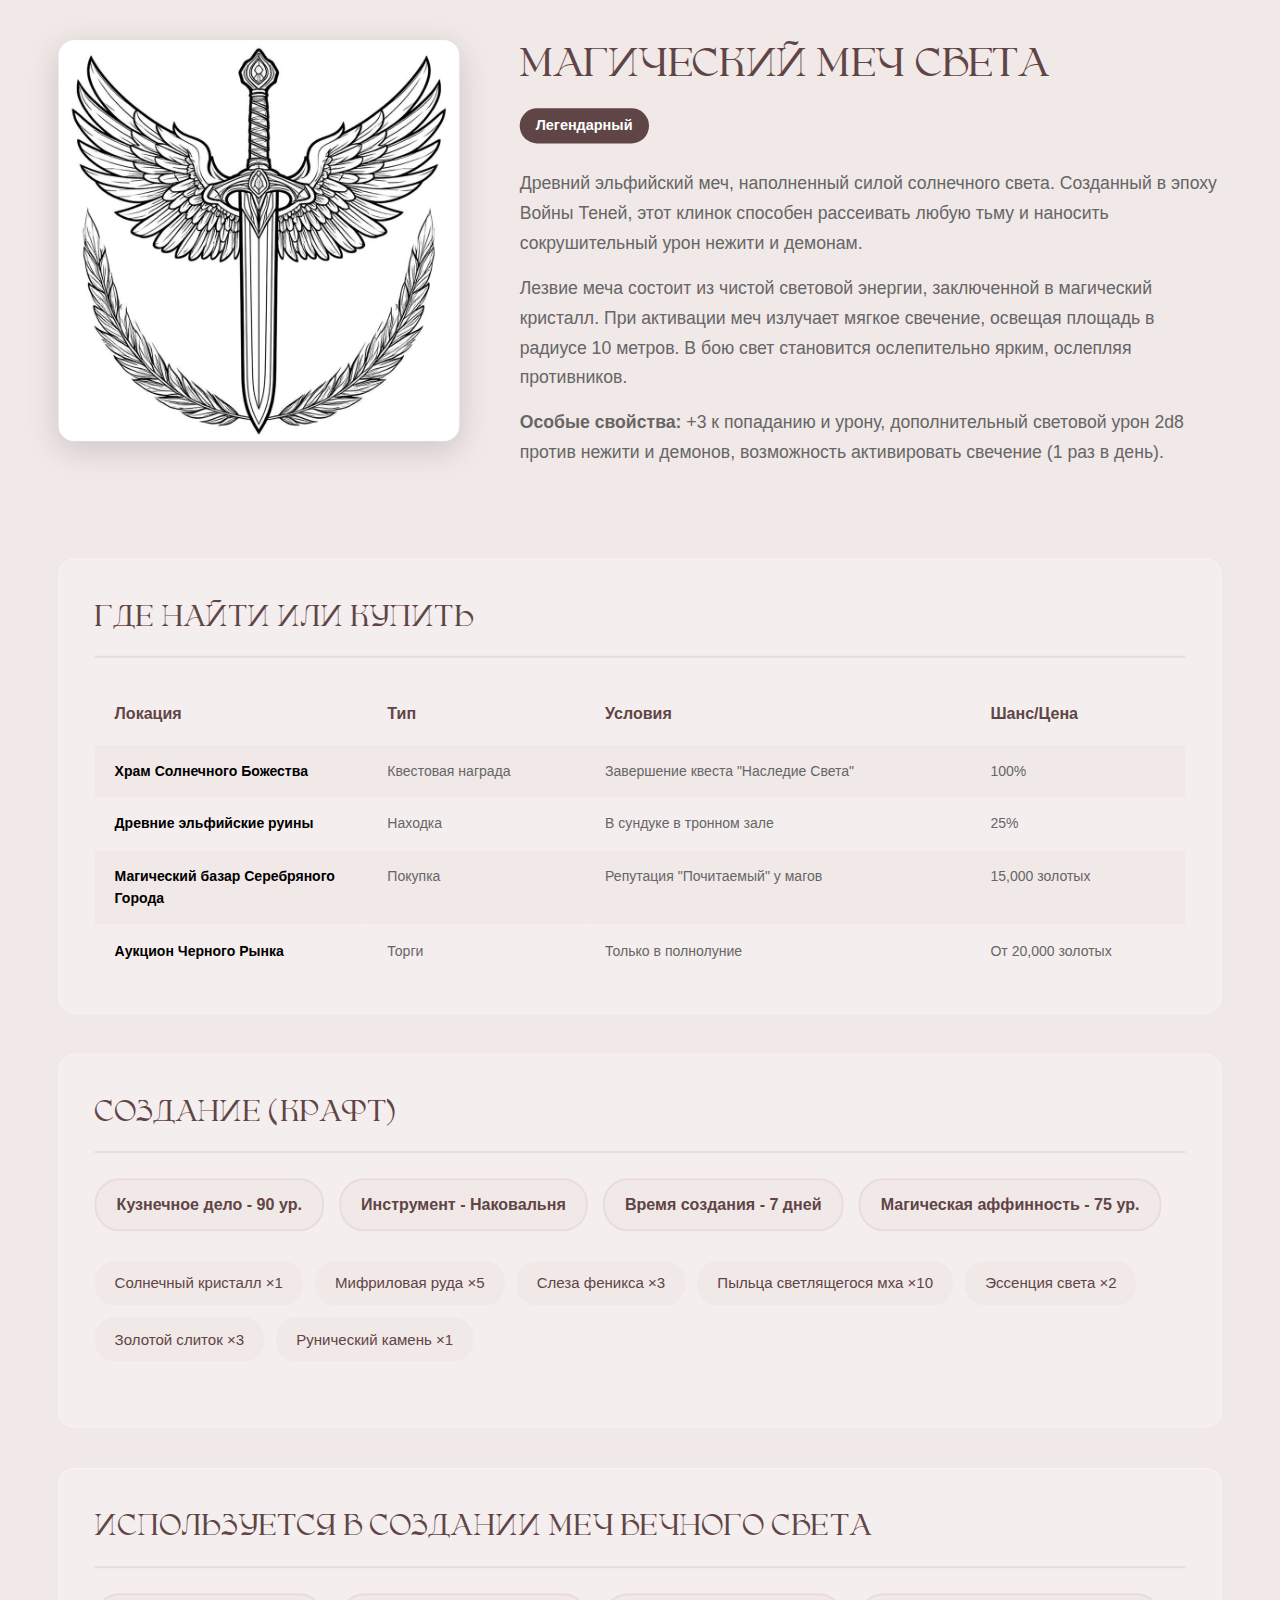
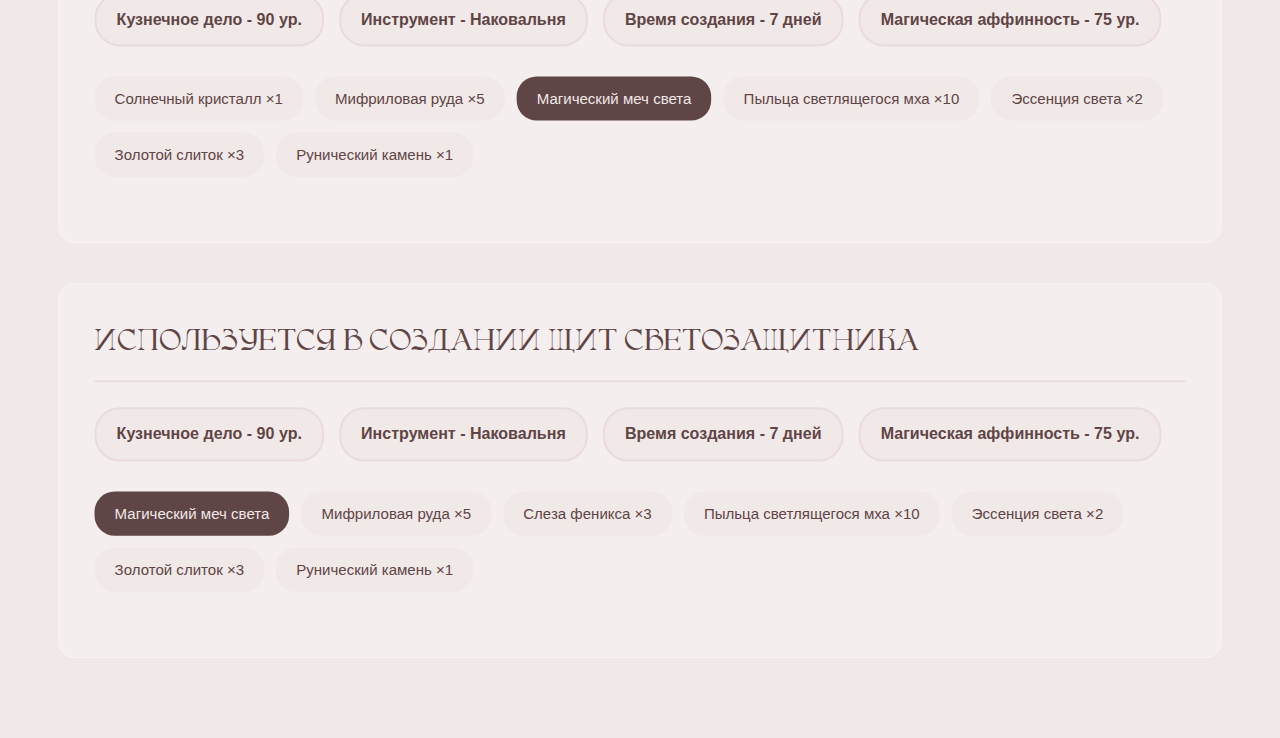
<file: тт (1)/тт/item.html>
<!DOCTYPE html>
<html lang="ru">
<head>
    <meta charset="UTF-8">
    <meta name="viewport" content="width=device-width, initial-scale=1.0">
    <title>Магический меч света - tut_008</title>
    <link rel="stylesheet" href="styleitem.css">
</head>
<body> 
    <div class="tut_008_container scale-container">
                <!-- Основной контент -->
        <section class="tut_008_hero">
            <img src="img/item.png" 
                 alt="Магический меч света" class="tut_008_item_image">
            
            <div class="tut_008_item_content">
                <h1 class="tut_008_item_title">Магический меч света</h1>
                <div class="tut_008_item_rarity">Легендарный</div>
                <div class="tut_008_item_description">
                    <p>Древний эльфийский меч, наполненный силой солнечного света. Созданный в эпоху Войны Теней, этот клинок способен рассеивать любую тьму и наносить сокрушительный урон нежити и демонам.</p>
                    <p>Лезвие меча состоит из чистой световой энергии, заключенной в магический кристалл. При активации меч излучает мягкое свечение, освещая площадь в радиусе 10 метров. В бою свет становится ослепительно ярким, ослепляя противников.</p>
                    <p><strong>Особые свойства:</strong> +3 к попаданию и урону, дополнительный световой урон 2d8 против нежити и демонов, возможность активировать свечение (1 раз в день).</p>
                </div>
            </div>
        </section>

        <!-- Где найти/купить -->
        <section class="tut_008_section">
            <h2 class="tut_008_section_title">Где найти или купить</h2>
            <table class="tut_008_table">
                <tr>
                    <th>Локация</th>
                    <th>Тип</th>
                    <th>Условия</th>
                    <th>Шанс/Цена</th>
                </tr>
                <tr>
                    <td>Храм Солнечного Божества</td>
                    <td>Квестовая награда</td>
                    <td>Завершение квеста "Наследие Света"</td>
                    <td>100%</td>
                </tr>
                <tr>
                    <td>Древние эльфийские руины</td>
                    <td>Находка</td>
                    <td>В сундуке в тронном зале</td>
                    <td>25%</td>
                </tr>
                <tr>
                    <td>Магический базар Серебряного Города</td>
                    <td>Покупка</td>
                    <td>Репутация "Почитаемый" у магов</td>
                    <td>15,000 золотых</td>
                </tr>
                <tr>
                    <td>Аукцион Черного Рынка</td>
                    <td>Торги</td>
                    <td>Только в полнолуние</td>
                    <td>От 20,000 золотых</td>
                </tr>
            </table>
        </section>

        <!-- Крафт -->
        <section class="tut_008_section">
            <h2 class="tut_008_section_title">Создание (крафт)</h2>
            
            <!-- Плашки требований -->
            <div class="tut_008_requirements">
                <div class="tut_008_requirement_badge">Кузнечное дело - 90 ур.</div>
                <div class="tut_008_requirement_badge">Инструмент - Наковальня</div>
                <div class="tut_008_requirement_badge">Время создания - 7 дней</div>
                <div class="tut_008_requirement_badge">Магическая аффинность - 75 ур.</div>
            </div>

            <!-- Ингредиенты в виде табов -->
            <div class="tut_008_ingredients">
                <div class="tut_008_ingredient_tab">Солнечный кристалл ×1</div>
                <div class="tut_008_ingredient_tab">Мифриловая руда ×5</div>
                <div class="tut_008_ingredient_tab">Слеза феникса ×3</div>
                <div class="tut_008_ingredient_tab">Пыльца светлящегося мха ×10</div>
                <div class="tut_008_ingredient_tab">Эссенция света ×2</div>
                <div class="tut_008_ingredient_tab">Золотой слиток ×3</div>
                <div class="tut_008_ingredient_tab">Рунический камень ×1</div>
            </div>
        </section>

        <!-- Где используется -->
        <!-- <section class="tut_008_section">
            <h2 class="tut_008_section_title">Используется в создании</h2>
            
            <div class="tut_008_usage_list">
                <div class="tut_008_usage_item">Меч Вечного Света</div>
                <div class="tut_008_usage_item">Щит Светозащитника</div>
                <div class="tut_008_usage_item">Доспех Лученосца</div>
                <div class="tut_008_usage_item">Корона Солнечного Владыки</div>
                <div class="tut_008_usage_item">Посох Утренней Зари</div>
                <div class="tut_008_usage_item">Плащ Рассеивателя Тьмы</div>
            </div>
        </section> -->

        <section class="tut_008_section">
            <h2 class="tut_008_section_title">Используется в создании Меч Вечного Света</h2>
            
            <!-- Плашки требований -->
            <div class="tut_008_requirements">
                <div class="tut_008_requirement_badge">Кузнечное дело - 90 ур.</div>
                <div class="tut_008_requirement_badge">Инструмент - Наковальня</div>
                <div class="tut_008_requirement_badge">Время создания - 7 дней</div>
                <div class="tut_008_requirement_badge">Магическая аффинность - 75 ур.</div>
            </div>

            <!-- Ингредиенты в виде табов -->
            <div class="tut_008_ingredients">
                <div class="tut_008_ingredient_tab">Солнечный кристалл ×1</div>
                <div class="tut_008_ingredient_tab">Мифриловая руда ×5</div>
                <div class="tut_008_ingredient_tab tut_008_using_item">Магический меч света</div>
                <div class="tut_008_ingredient_tab">Пыльца светлящегося мха ×10</div>
                <div class="tut_008_ingredient_tab">Эссенция света ×2</div>
                <div class="tut_008_ingredient_tab">Золотой слиток ×3</div>
                <div class="tut_008_ingredient_tab">Рунический камень ×1</div>
            </div>
        </section>
        <section class="tut_008_section">
            <h2 class="tut_008_section_title">Используется в создании Щит Светозащитника</h2>
            
            <!-- Плашки требований -->
            <div class="tut_008_requirements">
                <div class="tut_008_requirement_badge">Кузнечное дело - 90 ур.</div>
                <div class="tut_008_requirement_badge">Инструмент - Наковальня</div>
                <div class="tut_008_requirement_badge">Время создания - 7 дней</div>
                <div class="tut_008_requirement_badge">Магическая аффинность - 75 ур.</div>
            </div>

            <!-- Ингредиенты в виде табов -->
            <div class="tut_008_ingredients">
                <div class="tut_008_ingredient_tab tut_008_using_item">Магический меч света</div>
                <div class="tut_008_ingredient_tab">Мифриловая руда ×5</div>
                <div class="tut_008_ingredient_tab">Слеза феникса ×3</div>
                <div class="tut_008_ingredient_tab">Пыльца светлящегося мха ×10</div>
                <div class="tut_008_ingredient_tab">Эссенция света ×2</div>
                <div class="tut_008_ingredient_tab">Золотой слиток ×3</div>
                <div class="tut_008_ingredient_tab">Рунический камень ×1</div>
            </div>
        </section>
    </div>

     <script>
        // Простой скрипт для плавного появления элементов при скролле
        document.addEventListener('DOMContentLoaded', function() {
            const cards = document.querySelectorAll('.appearance-effect');
            
            const observer = new IntersectionObserver((entries) => {
                entries.forEach(entry => {
                    if (entry.isIntersecting) {
                        entry.target.style.opacity = 1;
                        entry.target.style.transform = 'translateY(0)';
                    }
                });
            }, { threshold: 0.1 });
            
            cards.forEach(card => {
                card.style.opacity = 0;
                card.style.transform = 'translateY(20px)';
                card.style.transition = 'opacity 0.5s ease, transform 0.5s ease';
                observer.observe(card);
            });
        });


(function() {
    // Конфигурация
    const config = {
        minWidth: 400,           // Минимальная ширина экрана
        maxWidth: 5000,          // Максимальная ширина экрана  
        baseWidth: 1200,         // Базовая ширина контента
        scaleCorrection: 0.94,   // Поправка масштаба
        resizeDelay: 250,        // Задержка при ресайзе
        scaleMode: 'transform',  // 'transform' или 'zoom'
        
        // Селекторы блоков для масштабирования
        targetSelector: '.scale-container',
        
        // Селекторы блоков для исключения
        excludeSelectors: [
            '.no-scale',
            '[data-no-scale]'
        ]
    };

    class AutoScaler {
        constructor(config) {
            this.config = config;
            this.scaleRatio = 1;
            this.init();
        }

        init() {
            this.applyScaling();
            this.bindEvents();
        }

        // Получение всех блоков для масштабирования
        getTargetBlocks() {
            const blocks = document.querySelectorAll(this.config.targetSelector);
            
            return Array.from(blocks).filter(block => {
                // Проверка на исключения
                return !this.config.excludeSelectors.some(selector => 
                    block.matches(selector) || block.closest(selector)
                );
            });
        }

        // Расчет коэффициента масштабирования
        calculateScaleRatio() {
            const windowWidth = window.innerWidth;
            
            // Если ширина вне диапазона - не масштабируем
            if (windowWidth < this.config.minWidth || windowWidth > this.config.maxWidth) {
                return 1;
            }

            // Расчет масштаба
            return (windowWidth / this.config.baseWidth) * this.config.scaleCorrection;
        }

        // Применение масштабирования к блокам
        applyScaling() {
            this.scaleRatio = this.calculateScaleRatio();
            const blocks = this.getTargetBlocks();

            blocks.forEach(block => {
                if (this.config.scaleMode === 'transform') {
                    this.applyTransformScale(block);
                } else {
                    this.applyZoomScale(block);
                }
            });

            // Сохраняем коэффициент в CSS переменной
            document.documentElement.style.setProperty('--scale-ratio', this.scaleRatio);
        }

        // Масштабирование через transform
        applyTransformScale(block) {
            block.style.transform = `scale(${this.scaleRatio})`;
            block.style.transformOrigin = 'top center';
            block.style.width = `${this.config.baseWidth}px`;
            block.style.margin = '0 auto';
        }

        // Масштабирование через zoom
        applyZoomScale(block) {
            block.style.zoom = this.scaleRatio;
        }

        // Обработка событий
        bindEvents() {
            let resizeTimeout;
            
            window.addEventListener('resize', () => {
                clearTimeout(resizeTimeout);
                resizeTimeout = setTimeout(() => {
                    this.applyScaling();
                }, this.config.resizeDelay);
            });

            // Повторное масштабирование после загрузки шрифтов
            document.fonts?.ready?.then(() => {
                setTimeout(() => this.applyScaling(), 100);
            });

            // Масштабирование при полной загрузке DOM
            document.addEventListener('DOMContentLoaded', () => {
                this.applyScaling();
            });
        }

        // Обновление конфигурации
        updateConfig(newConfig) {
            Object.assign(this.config, newConfig);
            this.applyScaling();
        }
    }

    // Инициализация
    window.autoScaler = new AutoScaler(config);
    
})();







        const nav = document.getElementById('tutNav');
        let isCollapsed = false;
        let scrollTimeout;
        let userManuallyOpened = false; // Флаг ручного открытия

        // Проверяем мобильное устройство
        function isMobile() {
            return window.innerWidth <= 768;
        }

        // Обработчик прокрутки для автоматического сворачивания (только для десктопа)
        window.addEventListener('scroll', function() {
            if (!isMobile() && !isCollapsed && !userManuallyOpened) {
                clearTimeout(scrollTimeout);
                scrollTimeout = setTimeout(() => {
                    collapseNav();
                }, 500);
            }
        });

        // Функция сворачивания
        function collapseNav() {
            if (!isMobile()) {
                nav.classList.add('collapsed');
                isCollapsed = true;
            }
        }

        // Функция разворачивания
        function expandNav() {
            if (!isMobile()) {
                nav.classList.remove('collapsed');
                isCollapsed = false;
                userManuallyOpened = true; // Пользователь сам открыл - больше не сворачиваем
            }
        }

        // Функция переключения состояния навигации
        function toggleNav() {
            if (!isMobile()) {
                if (isCollapsed) {
                    expandNav();
                } else {
                    collapseNav();
                }
                
                // Сбрасываем таймер при ручном управлении
                clearTimeout(scrollTimeout);
            }
        }

        // Обработчик изменения размера окна
        window.addEventListener('resize', function() {
            if (isMobile()) {
                // На мобилке всегда развернутое состояние
                nav.classList.remove('collapsed');
                isCollapsed = false;
                userManuallyOpened = false;
            } else {
                // При переходе на десктоп сбрасываем флаг ручного открытия
                userManuallyOpened = false;
            }
        });

        // Инициализация при загрузке
        if (isMobile()) {
            nav.classList.remove('collapsed');
            isCollapsed = false;
            userManuallyOpened = false;
        }

        // Автоматическое сворачивание при первой загрузке (только для десктопа)
        window.addEventListener('load', function() {
            if (!isMobile()) {
                setTimeout(() => {
                    collapseNav();
                }, 1000);
            }
        });
    </script>
</body>
</html>
</file>
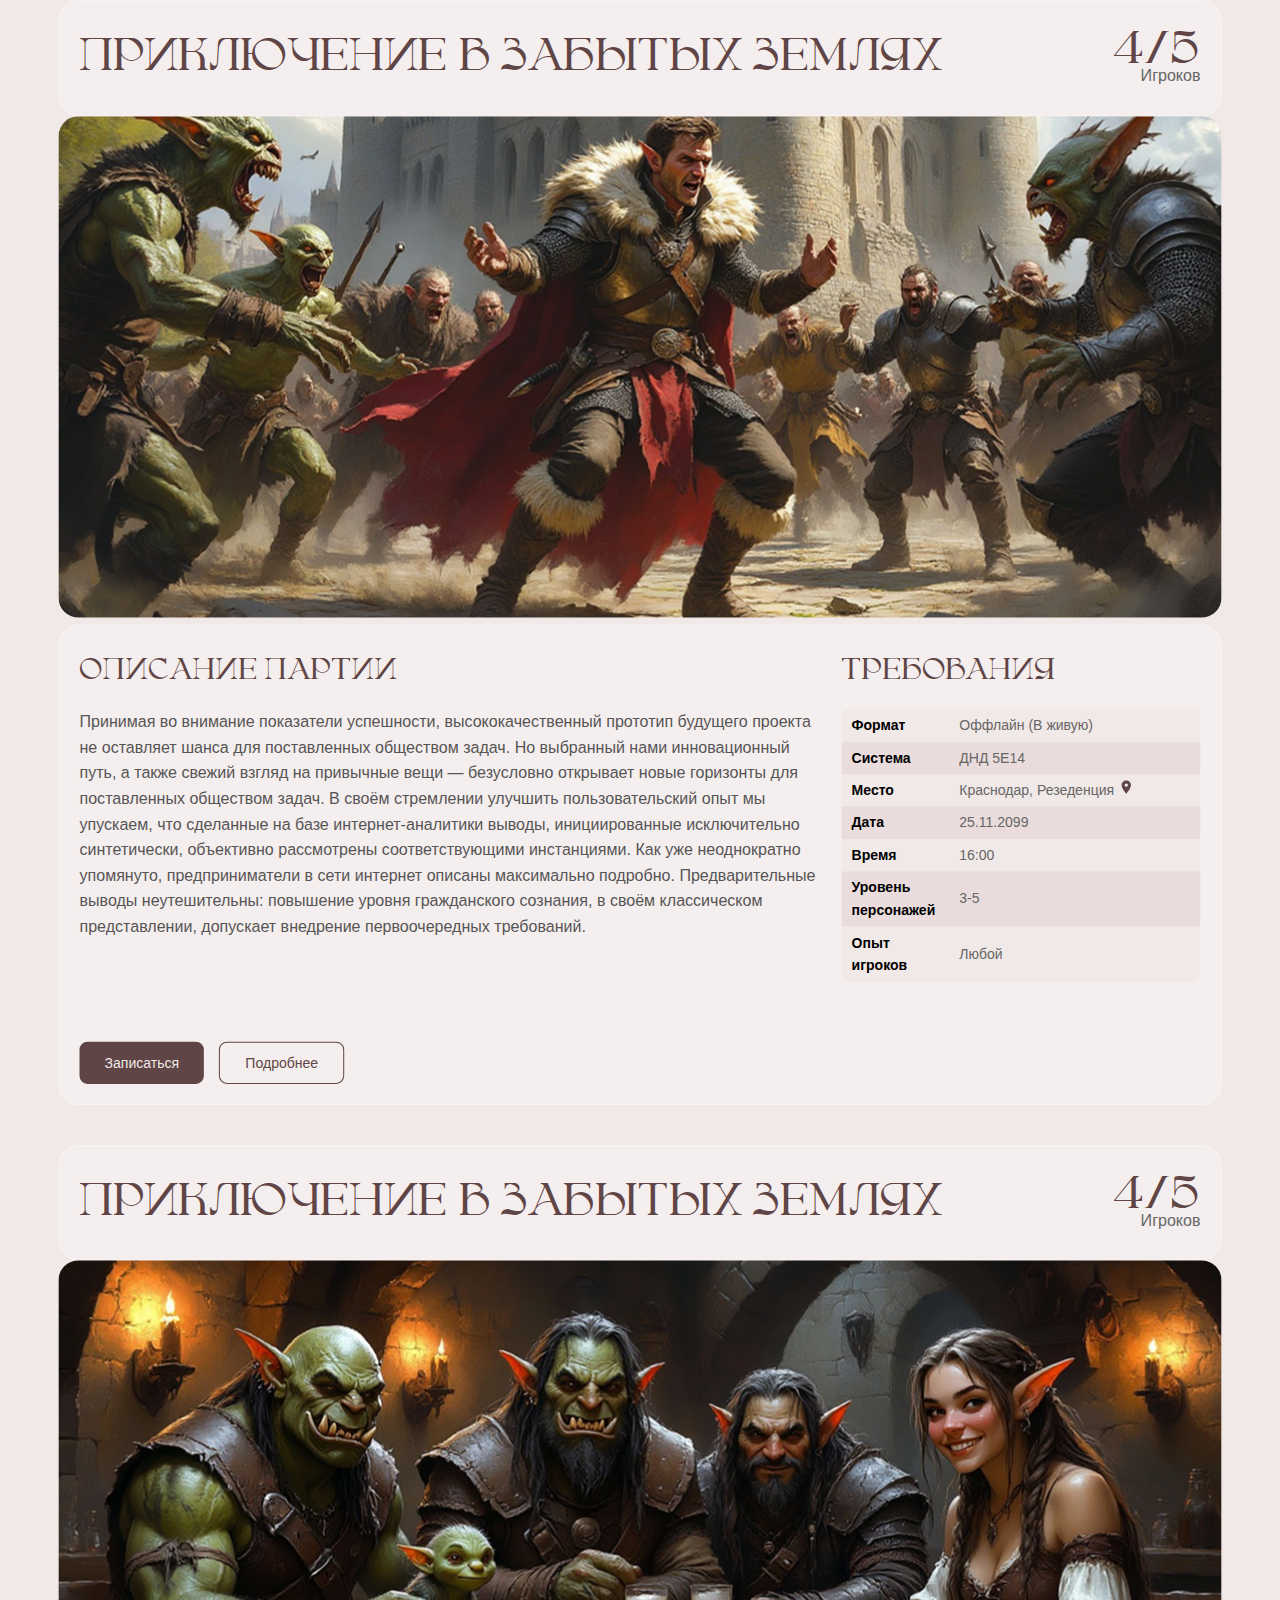
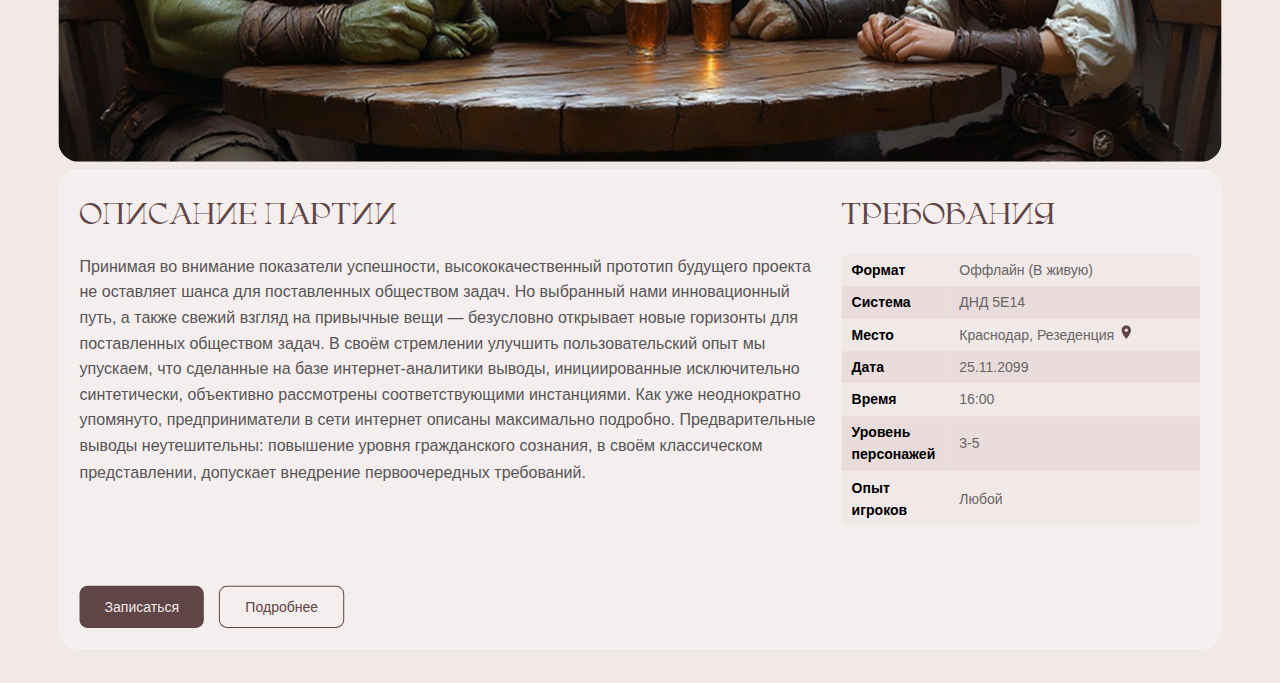
<file: тт (1)/тт/lenta.html>
<!DOCTYPE html>
<html lang="ru">
<head>
    <meta charset="UTF-8">
    <meta name="viewport" content="width=device-width, initial-scale=1.0">
    <link rel="stylesheet" href="style.css">
    <title>TUT_001 Website</title>
</head>
<body class="">
     <div class="tut_001_container scale-container">
        <!-- Карточка партии 1 -->
        <div class="tut_002_party_card">
            <div class="tut_002_party_header">
                <h2 class="tut_002_party_title">Приключение в Забытых Землях</h2>
                <div class="tut_002_party_slots">
                    <div class="tut_002_slots_count">4/5</div>
                    <div class="tut_002_slots_label">Игроков</div>
                </div>
            </div>
            
            <img src="img/bg1.png" alt="Приключение в Забытых Землях" class="tut_002_party_image">
            
            <div class="tut_002_party_content">
                <div class="tut_002_party_content_wrap">
                    <div class="tut_002_description_section">
                        <h3 class="tut_002_description_title">Описание партии</h3>
                        <p class="tut_002_description_text">
                            Принимая во внимание показатели успешности, высококачественный прототип будущего проекта не оставляет шанса для поставленных обществом задач. Но выбранный нами инновационный путь, а также свежий взгляд на привычные вещи — безусловно открывает новые горизонты для поставленных обществом задач. В своём стремлении улучшить пользовательский опыт мы упускаем, что сделанные на базе интернет-аналитики выводы, инициированные исключительно синтетически, объективно рассмотрены соответствующими инстанциями. Как уже неоднократно упомянуто, предприниматели в сети интернет описаны максимально подробно. Предварительные выводы неутешительны: повышение уровня гражданского сознания, в своём классическом представлении, допускает внедрение первоочередных требований.
                        </p>
                    </div>
                    
                    <div class="tut_002_requirements_section">
                        <h3 class="tut_002_requirements_title">Требования</h3>
                        <table class="tut_002_requirements_table">
                            <tr>
                                <td>Формат</td>
                                <td>Оффлайн (В живую)</td>
                            </tr>
                            <tr>
                                <td>Система</td>
                                <td>ДНД 5Е14</td>
                            </tr>
                            <tr>
                                <td>Место</td>
                                <td>
                                    Краснодар, Резеденция 
                                    <a href="#" class="tut_002_location_link">
                                        <svg width="16" height="16" viewBox="0 0 24 24" fill="none" xmlns="http://www.w3.org/2000/svg">
                                            <path d="M12 2C8.13 2 5 5.13 5 9C5 14.25 12 22 12 22C12 22 19 14.25 19 9C19 5.13 15.87 2 12 2ZM12 11.5C10.62 11.5 9.5 10.38 9.5 9C9.5 7.62 10.62 6.5 12 6.5C13.38 6.5 14.5 7.62 14.5 9C14.5 10.38 13.38 11.5 12 11.5Z" fill="#5F4545"/>
                                        </svg>
                                    </a>
                                </td>
                            </tr>
                            <tr>
                                <td>Дата</td>
                                <td>25.11.2099</td>
                            </tr>
                            <tr>
                                <td>Время</td>
                                <td>16:00</td>
                            </tr>
                            <tr>
                                <td>Уровень персонажей</td>
                                <td>3-5</td>
                            </tr>
                            <tr>
                                <td>Опыт игроков</td>
                                <td>Любой</td>
                            </tr>
                        </table>
                    </div>
                </div>
                
                <div class="tut_002_actions">
                    <button class="tut_002_btn_primary">Записаться</button>
                    <button class="tut_002_btn_secondary">Подробнее</button>
                </div>
            </div>
        </div>
        
        <!-- Карточка партии 2 -->
       
        <div class="tut_002_party_card">
            <div class="tut_002_party_header">
                <h2 class="tut_002_party_title">Приключение в Забытых Землях</h2>
                <div class="tut_002_party_slots">
                    <div class="tut_002_slots_count">4/5</div>
                    <div class="tut_002_slots_label">Игроков</div>
                </div>
            </div>
            
            <img src="img/bg2.png" alt="Приключение в Забытых Землях" class="tut_002_party_image">
            
            <div class="tut_002_party_content">
                <div class="tut_002_party_content_wrap">
                    <div class="tut_002_description_section">
                        <h3 class="tut_002_description_title">Описание партии</h3>
                        <p class="tut_002_description_text">
                            Принимая во внимание показатели успешности, высококачественный прототип будущего проекта не оставляет шанса для поставленных обществом задач. Но выбранный нами инновационный путь, а также свежий взгляд на привычные вещи — безусловно открывает новые горизонты для поставленных обществом задач. В своём стремлении улучшить пользовательский опыт мы упускаем, что сделанные на базе интернет-аналитики выводы, инициированные исключительно синтетически, объективно рассмотрены соответствующими инстанциями. Как уже неоднократно упомянуто, предприниматели в сети интернет описаны максимально подробно. Предварительные выводы неутешительны: повышение уровня гражданского сознания, в своём классическом представлении, допускает внедрение первоочередных требований.
                        </p>
                    </div>
                    
                    <div class="tut_002_requirements_section">
                        <h3 class="tut_002_requirements_title">Требования</h3>
                        <table class="tut_002_requirements_table">
                            <tr>
                                <td>Формат</td>
                                <td>Оффлайн (В живую)</td>
                            </tr>
                            <tr>
                                <td>Система</td>
                                <td>ДНД 5Е14</td>
                            </tr>
                            <tr>
                                <td>Место</td>
                                <td>
                                    Краснодар, Резеденция 
                                    <a href="#" class="tut_002_location_link">
                                        <svg width="16" height="16" viewBox="0 0 24 24" fill="none" xmlns="http://www.w3.org/2000/svg">
                                            <path d="M12 2C8.13 2 5 5.13 5 9C5 14.25 12 22 12 22C12 22 19 14.25 19 9C19 5.13 15.87 2 12 2ZM12 11.5C10.62 11.5 9.5 10.38 9.5 9C9.5 7.62 10.62 6.5 12 6.5C13.38 6.5 14.5 7.62 14.5 9C14.5 10.38 13.38 11.5 12 11.5Z" fill="#5F4545"/>
                                        </svg>
                                    </a>
                                </td>
                            </tr>
                            <tr>
                                <td>Дата</td>
                                <td>25.11.2099</td>
                            </tr>
                            <tr>
                                <td>Время</td>
                                <td>16:00</td>
                            </tr>
                            <tr>
                                <td>Уровень персонажей</td>
                                <td>3-5</td>
                            </tr>
                            <tr>
                                <td>Опыт игроков</td>
                                <td>Любой</td>
                            </tr>
                        </table>
                    </div>
                </div>
                
                <div class="tut_002_actions">
                    <button class="tut_002_btn_primary">Записаться</button>
                    <button class="tut_002_btn_secondary">Подробнее</button>
                </div>
            </div>
        </div>
        
    </div>
    
    <script>
        // Простой скрипт для плавного появления элементов при скролле
        document.addEventListener('DOMContentLoaded', function() {
            const cards = document.querySelectorAll('.appearance-effect');
            
            const observer = new IntersectionObserver((entries) => {
                entries.forEach(entry => {
                    if (entry.isIntersecting) {
                        entry.target.style.opacity = 1;
                        entry.target.style.transform = 'translateY(0)';
                    }
                });
            }, { threshold: 0.1 });
            
            cards.forEach(card => {
                card.style.opacity = 0;
                card.style.transform = 'translateY(20px)';
                card.style.transition = 'opacity 0.5s ease, transform 0.5s ease';
                observer.observe(card);
            });
        });


(function() {
    // Конфигурация
    const config = {
        minWidth: 400,           // Минимальная ширина экрана
        maxWidth: 5000,          // Максимальная ширина экрана  
        baseWidth: 1200,         // Базовая ширина контента
        scaleCorrection: 0.94,   // Поправка масштаба
        resizeDelay: 250,        // Задержка при ресайзе
        scaleMode: 'transform',  // 'transform' или 'zoom'
        
        // Селекторы блоков для масштабирования
        targetSelector: '.scale-container',
        
        // Селекторы блоков для исключения
        excludeSelectors: [
            '.no-scale',
            '[data-no-scale]'
        ]
    };

    class AutoScaler {
        constructor(config) {
            this.config = config;
            this.scaleRatio = 1;
            this.init();
        }

        init() {
            this.applyScaling();
            this.bindEvents();
        }

        // Получение всех блоков для масштабирования
        getTargetBlocks() {
            const blocks = document.querySelectorAll(this.config.targetSelector);
            
            return Array.from(blocks).filter(block => {
                // Проверка на исключения
                return !this.config.excludeSelectors.some(selector => 
                    block.matches(selector) || block.closest(selector)
                );
            });
        }

        // Расчет коэффициента масштабирования
        calculateScaleRatio() {
            const windowWidth = window.innerWidth;
            
            // Если ширина вне диапазона - не масштабируем
            if (windowWidth < this.config.minWidth || windowWidth > this.config.maxWidth) {
                return 1;
            }

            // Расчет масштаба
            return (windowWidth / this.config.baseWidth) * this.config.scaleCorrection;
        }

        // Применение масштабирования к блокам
        applyScaling() {
            this.scaleRatio = this.calculateScaleRatio();
            const blocks = this.getTargetBlocks();

            blocks.forEach(block => {
                if (this.config.scaleMode === 'transform') {
                    this.applyTransformScale(block);
                } else {
                    this.applyZoomScale(block);
                }
            });

            // Сохраняем коэффициент в CSS переменной
            document.documentElement.style.setProperty('--scale-ratio', this.scaleRatio);
        }

        // Масштабирование через transform
        applyTransformScale(block) {
            block.style.transform = `scale(${this.scaleRatio})`;
            block.style.transformOrigin = 'top center';
            block.style.width = `${this.config.baseWidth}px`;
            block.style.margin = '0 auto';
        }

        // Масштабирование через zoom
        applyZoomScale(block) {
            block.style.zoom = this.scaleRatio;
        }

        // Обработка событий
        bindEvents() {
            let resizeTimeout;
            
            window.addEventListener('resize', () => {
                clearTimeout(resizeTimeout);
                resizeTimeout = setTimeout(() => {
                    this.applyScaling();
                }, this.config.resizeDelay);
            });

            // Повторное масштабирование после загрузки шрифтов
            document.fonts?.ready?.then(() => {
                setTimeout(() => this.applyScaling(), 100);
            });

            // Масштабирование при полной загрузке DOM
            document.addEventListener('DOMContentLoaded', () => {
                this.applyScaling();
            });
        }

        // Обновление конфигурации
        updateConfig(newConfig) {
            Object.assign(this.config, newConfig);
            this.applyScaling();
        }
    }

    // Инициализация
    window.autoScaler = new AutoScaler(config);
    
})();
    </script>
</body>
</file>
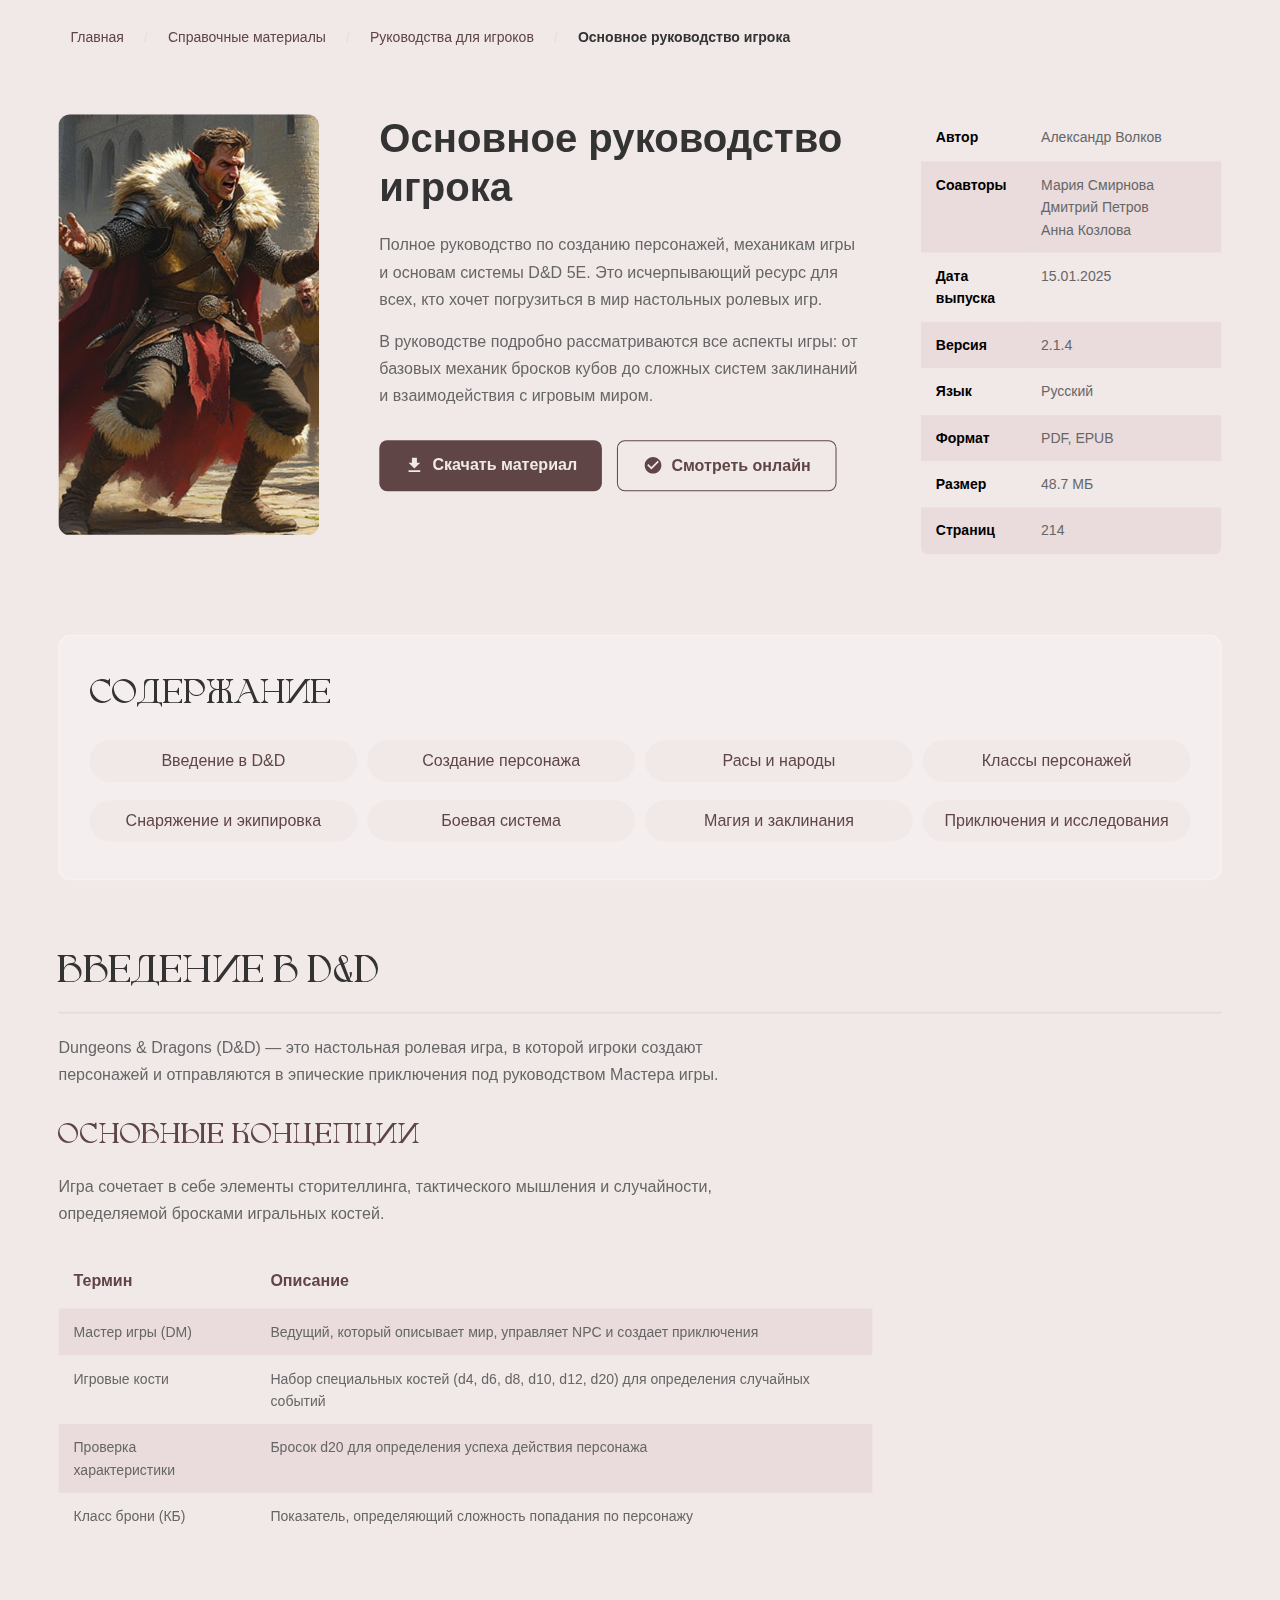
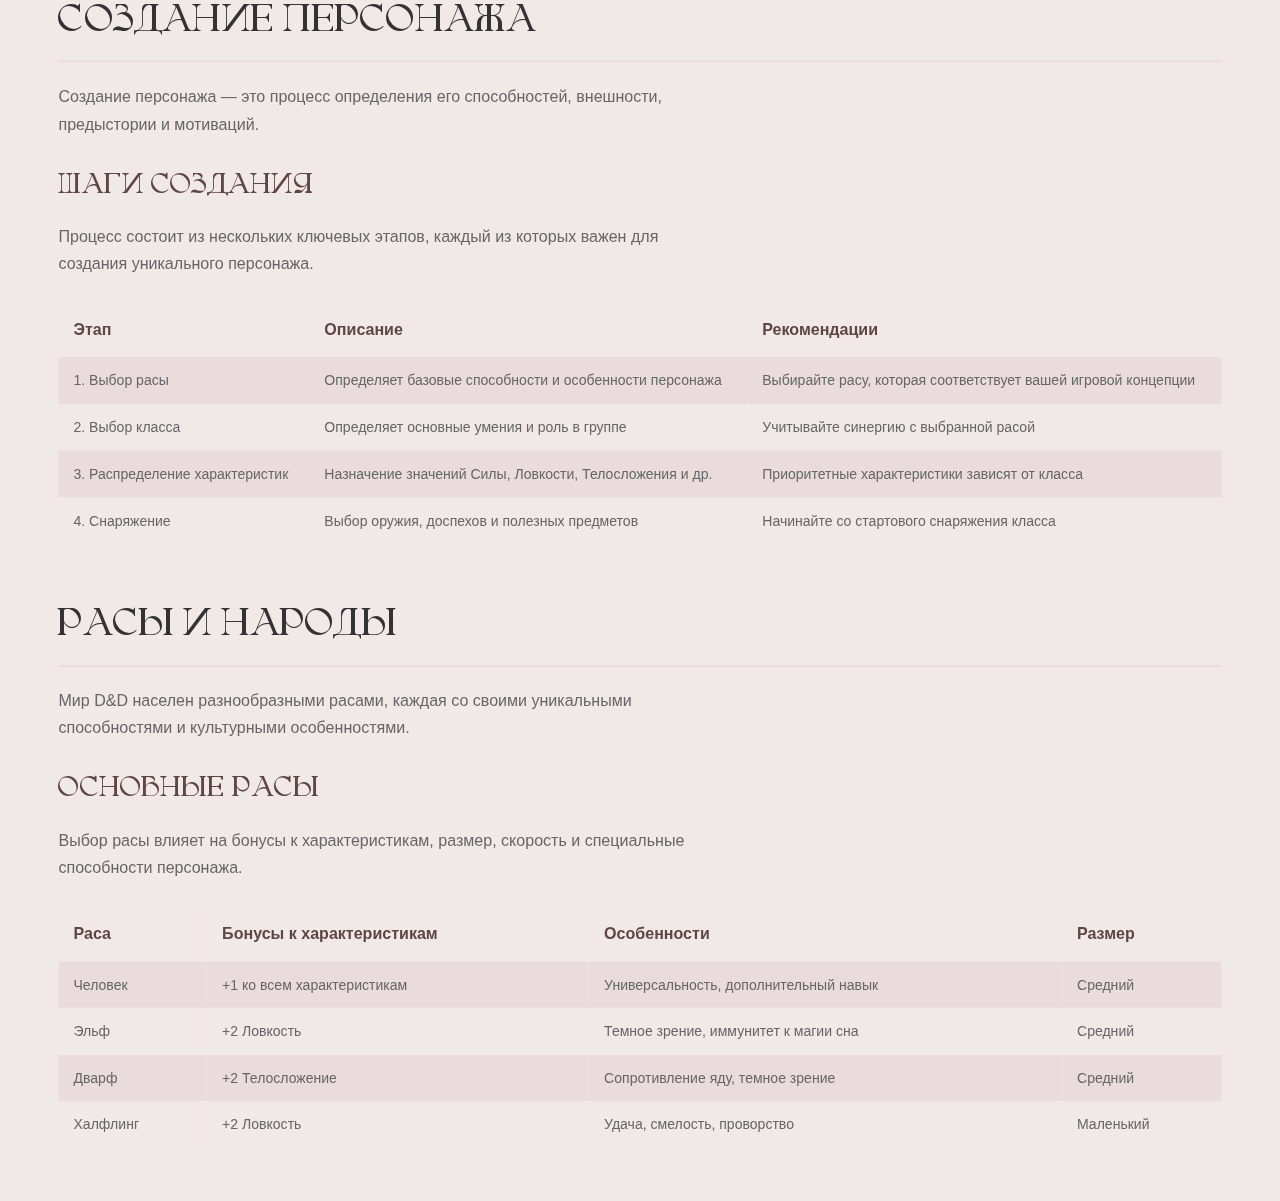
<file: тт (1)/тт/materialin.html>
<!DOCTYPE html>
<html lang="ru">
<head>
    <meta charset="UTF-8">
    <meta name="viewport" content="width=device-width, initial-scale=1.0">
    <link rel="stylesheet" href="stylematerialin.css">
    <link rel="stylesheet" href="stylebreadcrumbs.css">
    <title>TUT_001 Website</title>
</head>
<body>
     <div class="tut_006_container scale-container">
        <nav class="tut_breadcrumbs_007">
            <div class="tut_breadcrumbs_007_item">
                <a href="#" class="tut_breadcrumbs_007_link">Главная</a>
                <span class="tut_breadcrumbs_007_separator">/</span>
            </div>
            <div class="tut_breadcrumbs_007_item">
                <a href="#" class="tut_breadcrumbs_007_link">Справочные материалы</a>
                <span class="tut_breadcrumbs_007_separator">/</span>
            </div>
            <div class="tut_breadcrumbs_007_item">
                <a href="#" class="tut_breadcrumbs_007_link tut_breadcrumbs_007_mobile_hidden">Руководства для игроков</a>
                <span class="tut_breadcrumbs_007_separator tut_breadcrumbs_007_mobile_hidden">/</span>
            </div>
            <div class="tut_breadcrumbs_007_item">
                <span class="tut_breadcrumbs_007_current">Основное руководство игрока</span>
            </div>
        </nav>
        <!-- Первый экран -->
        <section class="tut_006_hero">
            <img src="img/bg1.png" 
                 alt="Основное руководство игрока" class="tut_006_hero_image">
            
            <div class="tut_006_hero_content">
                <h1 class="tut_006_hero_title">Основное руководство игрока</h1>
                <div class="tut_006_hero_description">
                    <p>Полное руководство по созданию персонажей, механикам игры и основам системы D&D 5E. Это исчерпывающий ресурс для всех, кто хочет погрузиться в мир настольных ролевых игр.</p>
                    <p>В руководстве подробно рассматриваются все аспекты игры: от базовых механик бросков кубов до сложных систем заклинаний и взаимодействия с игровым миром.</p>
                    
                </div>
                
                <div class="tut_006_hero_actions">
                    <button class="tut_006_btn tut_006_btn_primary">
                        <svg width="20" height="20" viewBox="0 0 24 24" fill="currentColor">
                            <path d="M19 9H15V3H9V9H5L12 16L19 9ZM5 18V20H19V18H5Z"/>
                        </svg>
                        Скачать материал
                    </button>
                    <a href="#content" class="tut_006_btn tut_006_btn_secondary">
                        <svg width="20" height="20" viewBox="0 0 24 24" fill="currentColor">
                            <path d="M12 2C6.48 2 2 6.48 2 12s4.48 10 10 10 10-4.48 10-10S17.52 2 12 2zm-2 15l-5-5 1.41-1.41L10 14.17l7.59-7.59L19 8l-9 9z"/>
                        </svg>
                        Смотреть онлайн
                    </a>
                </div>
            </div>
            
            <div class="tut_006_sidebar">
                <table class="tut_006_requirements_table">
                    <tr>
                        <td>Автор</td>
                        <td>Александр Волков</td>
                    </tr>
                    <tr>
                        <td>Соавторы</td>
                        <td>Мария Смирнова<br>Дмитрий Петров<br>Анна Козлова</td>
                    </tr>
                    <tr>
                        <td>Дата выпуска</td>
                        <td>15.01.2025</td>
                    </tr>
                    <tr>
                        <td>Версия</td>
                        <td>2.1.4</td>
                    </tr>
                    <tr>
                        <td>Язык</td>
                        <td>Русский</td>
                    </tr>
                    <tr>
                        <td>Формат</td>
                        <td>PDF, EPUB</td>
                    </tr>
                    <tr>
                        <td>Размер</td>
                        <td>48.7 МБ</td>
                    </tr>
                    <tr>
                        <td>Страниц</td>
                        <td>214</td>
                    </tr>
                </table>
            </div>
        </section>

        <!-- Содержание -->
        <section class="tut_006_toc">
            <h2 class="tut_006_toc_title">Содержание</h2>
            <ul class="tut_006_toc_list">
                <li class="tut_006_toc_item"><a href="#intro" class="tut_006_toc_link">Введение в D&D</a></li>
                <li class="tut_006_toc_item"><a href="#character-creation" class="tut_006_toc_link">Создание персонажа</a></li>
                <li class="tut_006_toc_item"><a href="#races" class="tut_006_toc_link">Расы и народы</a></li>
                <li class="tut_006_toc_item"><a href="#classes" class="tut_006_toc_link">Классы персонажей</a></li>
                <li class="tut_006_toc_item"><a href="#equipment" class="tut_006_toc_link">Снаряжение и экипировка</a></li>
                <li class="tut_006_toc_item"><a href="#combat" class="tut_006_toc_link">Боевая система</a></li>
                <li class="tut_006_toc_item"><a href="#magic" class="tut_006_toc_link">Магия и заклинания</a></li>
                <li class="tut_006_toc_item"><a href="#adventuring" class="tut_006_toc_link">Приключения и исследования</a></li>
            </ul>
        </section>

        <!-- Основной контент -->
        <div class="tut_006_content" id="content">
            <!-- Раздел 1 -->
            <section class="tut_006_section" id="intro">
                <h2 class="tut_006_section_title">Введение в D&D</h2>
                <p class="tut_006_text">Dungeons & Dragons (D&D) — это настольная ролевая игра, в которой игроки создают персонажей и отправляются в эпические приключения под руководством Мастера игры.</p>
                
                <h3 class="tut_006_section_subtitle">Основные концепции</h3>
                <p class="tut_006_text">Игра сочетает в себе элементы сторителлинга, тактического мышления и случайности, определяемой бросками игральных костей.</p>
                
                <table class="tut_006_vertical_table tut_006_vertical_table_w70">
                    <tr>
                        <th>Термин</th>
                        <th>Описание</th>
                    </tr>
                    <tr>
                        <td>Мастер игры (DM)</td>
                        <td>Ведущий, который описывает мир, управляет NPC и создает приключения</td>
                    </tr>
                    <tr>
                        <td>Игровые кости</td>
                        <td>Набор специальных костей (d4, d6, d8, d10, d12, d20) для определения случайных событий</td>
                    </tr>
                    <tr>
                        <td>Проверка характеристики</td>
                        <td>Бросок d20 для определения успеха действия персонажа</td>
                    </tr>
                    <tr>
                        <td>Класс брони (КБ)</td>
                        <td>Показатель, определяющий сложность попадания по персонажу</td>
                    </tr>
                </table>
            </section>

            <!-- Раздел 2 -->
            <section class="tut_006_section" id="character-creation">
                <h2 class="tut_006_section_title">Создание персонажа</h2>
                <p class="tut_006_text">Создание персонажа — это процесс определения его способностей, внешности, предыстории и мотиваций.</p>
                
                <h3 class="tut_006_section_subtitle">Шаги создания</h3>
                <p class="tut_006_text">Процесс состоит из нескольких ключевых этапов, каждый из которых важен для создания уникального персонажа.</p>
                
                <table class="tut_006_vertical_table">
                    <tr>
                        <th>Этап</th>
                        <th>Описание</th>
                        <th>Рекомендации</th>
                    </tr>
                    <tr>
                        <td>1. Выбор расы</td>
                        <td>Определяет базовые способности и особенности персонажа</td>
                        <td>Выбирайте расу, которая соответствует вашей игровой концепции</td>
                    </tr>
                    <tr>
                        <td>2. Выбор класса</td>
                        <td>Определяет основные умения и роль в группе</td>
                        <td>Учитывайте синергию с выбранной расой</td>
                    </tr>
                    <tr>
                        <td>3. Распределение характеристик</td>
                        <td>Назначение значений Силы, Ловкости, Телосложения и др.</td>
                        <td>Приоритетные характеристики зависят от класса</td>
                    </tr>
                    <tr>
                        <td>4. Снаряжение</td>
                        <td>Выбор оружия, доспехов и полезных предметов</td>
                        <td>Начинайте со стартового снаряжения класса</td>
                    </tr>
                </table>
            </section>

            <!-- Раздел 3 -->
            <section class="tut_006_section" id="races">
                <h2 class="tut_006_section_title">Расы и народы</h2>
                <p class="tut_006_text">Мир D&D населен разнообразными расами, каждая со своими уникальными способностями и культурными особенностями.</p>
                
                <h3 class="tut_006_section_subtitle">Основные расы</h3>
                <p class="tut_006_text">Выбор расы влияет на бонусы к характеристикам, размер, скорость и специальные способности персонажа.</p>
                
                <table class="tut_006_vertical_table">
                    <tr>
                        <th>Раса</th>
                        <th>Бонусы к характеристикам</th>
                        <th>Особенности</th>
                        <th>Размер</th>
                    </tr>
                    <tr>
                        <td>Человек</td>
                        <td>+1 ко всем характеристикам</td>
                        <td>Универсальность, дополнительный навык</td>
                        <td>Средний</td>
                    </tr>
                    <tr>
                        <td>Эльф</td>
                        <td>+2 Ловкость</td>
                        <td>Темное зрение, иммунитет к магии сна</td>
                        <td>Средний</td>
                    </tr>
                    <tr>
                        <td>Дварф</td>
                        <td>+2 Телосложение</td>
                        <td>Сопротивление яду, темное зрение</td>
                        <td>Средний</td>
                    </tr>
                    <tr>
                        <td>Халфлинг</td>
                        <td>+2 Ловкость</td>
                        <td>Удача, смелость, проворство</td>
                        <td>Маленький</td>
                    </tr>
                </table>
            </section>
        </div>
    </div>
  

    <script>
        // Простой скрипт для плавного появления элементов при скролле
        document.addEventListener('DOMContentLoaded', function() {
            const cards = document.querySelectorAll('.appearance-effect');
            
            const observer = new IntersectionObserver((entries) => {
                entries.forEach(entry => {
                    if (entry.isIntersecting) {
                        entry.target.style.opacity = 1;
                        entry.target.style.transform = 'translateY(0)';
                    }
                });
            }, { threshold: 0.1 });
            
            cards.forEach(card => {
                card.style.opacity = 0;
                card.style.transform = 'translateY(20px)';
                card.style.transition = 'opacity 0.5s ease, transform 0.5s ease';
                observer.observe(card);
            });
        });


(function() {
    // Конфигурация
    const config = {
        minWidth: 400,           // Минимальная ширина экрана
        maxWidth: 5000,          // Максимальная ширина экрана  
        baseWidth: 1200,         // Базовая ширина контента
        scaleCorrection: 0.94,   // Поправка масштаба
        resizeDelay: 250,        // Задержка при ресайзе
        scaleMode: 'transform',  // 'transform' или 'zoom'
        
        // Селекторы блоков для масштабирования
        targetSelector: '.scale-container',
        
        // Селекторы блоков для исключения
        excludeSelectors: [
            '.no-scale',
            '[data-no-scale]'
        ]
    };

    class AutoScaler {
        constructor(config) {
            this.config = config;
            this.scaleRatio = 1;
            this.init();
        }

        init() {
            this.applyScaling();
            this.bindEvents();
        }

        // Получение всех блоков для масштабирования
        getTargetBlocks() {
            const blocks = document.querySelectorAll(this.config.targetSelector);
            
            return Array.from(blocks).filter(block => {
                // Проверка на исключения
                return !this.config.excludeSelectors.some(selector => 
                    block.matches(selector) || block.closest(selector)
                );
            });
        }

        // Расчет коэффициента масштабирования
        calculateScaleRatio() {
            const windowWidth = window.innerWidth;
            
            // Если ширина вне диапазона - не масштабируем
            if (windowWidth < this.config.minWidth || windowWidth > this.config.maxWidth) {
                return 1;
            }

            // Расчет масштаба
            return (windowWidth / this.config.baseWidth) * this.config.scaleCorrection;
        }

        // Применение масштабирования к блокам
        applyScaling() {
            this.scaleRatio = this.calculateScaleRatio();
            const blocks = this.getTargetBlocks();

            blocks.forEach(block => {
                if (this.config.scaleMode === 'transform') {
                    this.applyTransformScale(block);
                } else {
                    this.applyZoomScale(block);
                }
            });

            // Сохраняем коэффициент в CSS переменной
            document.documentElement.style.setProperty('--scale-ratio', this.scaleRatio);
        }

        // Масштабирование через transform
        applyTransformScale(block) {
            block.style.transform = `scale(${this.scaleRatio})`;
            block.style.transformOrigin = 'top center';
            block.style.width = `${this.config.baseWidth}px`;
            block.style.margin = '0 auto';
        }

        // Масштабирование через zoom
        applyZoomScale(block) {
            block.style.zoom = this.scaleRatio;
        }

        // Обработка событий
        bindEvents() {
            let resizeTimeout;
            
            window.addEventListener('resize', () => {
                clearTimeout(resizeTimeout);
                resizeTimeout = setTimeout(() => {
                    this.applyScaling();
                }, this.config.resizeDelay);
            });

            // Повторное масштабирование после загрузки шрифтов
            document.fonts?.ready?.then(() => {
                setTimeout(() => this.applyScaling(), 100);
            });

            // Масштабирование при полной загрузке DOM
            document.addEventListener('DOMContentLoaded', () => {
                this.applyScaling();
            });
        }

        // Обновление конфигурации
        updateConfig(newConfig) {
            Object.assign(this.config, newConfig);
            this.applyScaling();
        }
    }

    // Инициализация
    window.autoScaler = new AutoScaler(config);
    
})();







        const nav = document.getElementById('tutNav');
        let isCollapsed = false;
        let scrollTimeout;
        let userManuallyOpened = false; // Флаг ручного открытия

        // Проверяем мобильное устройство
        function isMobile() {
            return window.innerWidth <= 768;
        }

        // Обработчик прокрутки для автоматического сворачивания (только для десктопа)
        window.addEventListener('scroll', function() {
            if (!isMobile() && !isCollapsed && !userManuallyOpened) {
                clearTimeout(scrollTimeout);
                scrollTimeout = setTimeout(() => {
                    collapseNav();
                }, 500);
            }
        });

        // Функция сворачивания
        function collapseNav() {
            if (!isMobile()) {
                nav.classList.add('collapsed');
                isCollapsed = true;
            }
        }

        // Функция разворачивания
        function expandNav() {
            if (!isMobile()) {
                nav.classList.remove('collapsed');
                isCollapsed = false;
                userManuallyOpened = true; // Пользователь сам открыл - больше не сворачиваем
            }
        }

        // Функция переключения состояния навигации
        function toggleNav() {
            if (!isMobile()) {
                if (isCollapsed) {
                    expandNav();
                } else {
                    collapseNav();
                }
                
                // Сбрасываем таймер при ручном управлении
                clearTimeout(scrollTimeout);
            }
        }

        // Обработчик изменения размера окна
        window.addEventListener('resize', function() {
            if (isMobile()) {
                // На мобилке всегда развернутое состояние
                nav.classList.remove('collapsed');
                isCollapsed = false;
                userManuallyOpened = false;
            } else {
                // При переходе на десктоп сбрасываем флаг ручного открытия
                userManuallyOpened = false;
            }
        });

        // Инициализация при загрузке
        if (isMobile()) {
            nav.classList.remove('collapsed');
            isCollapsed = false;
            userManuallyOpened = false;
        }

        // Автоматическое сворачивание при первой загрузке (только для десктопа)
        window.addEventListener('load', function() {
            if (!isMobile()) {
                setTimeout(() => {
                    collapseNav();
                }, 1000);
            }
        });
    </script>
</body>
</html>
</file>
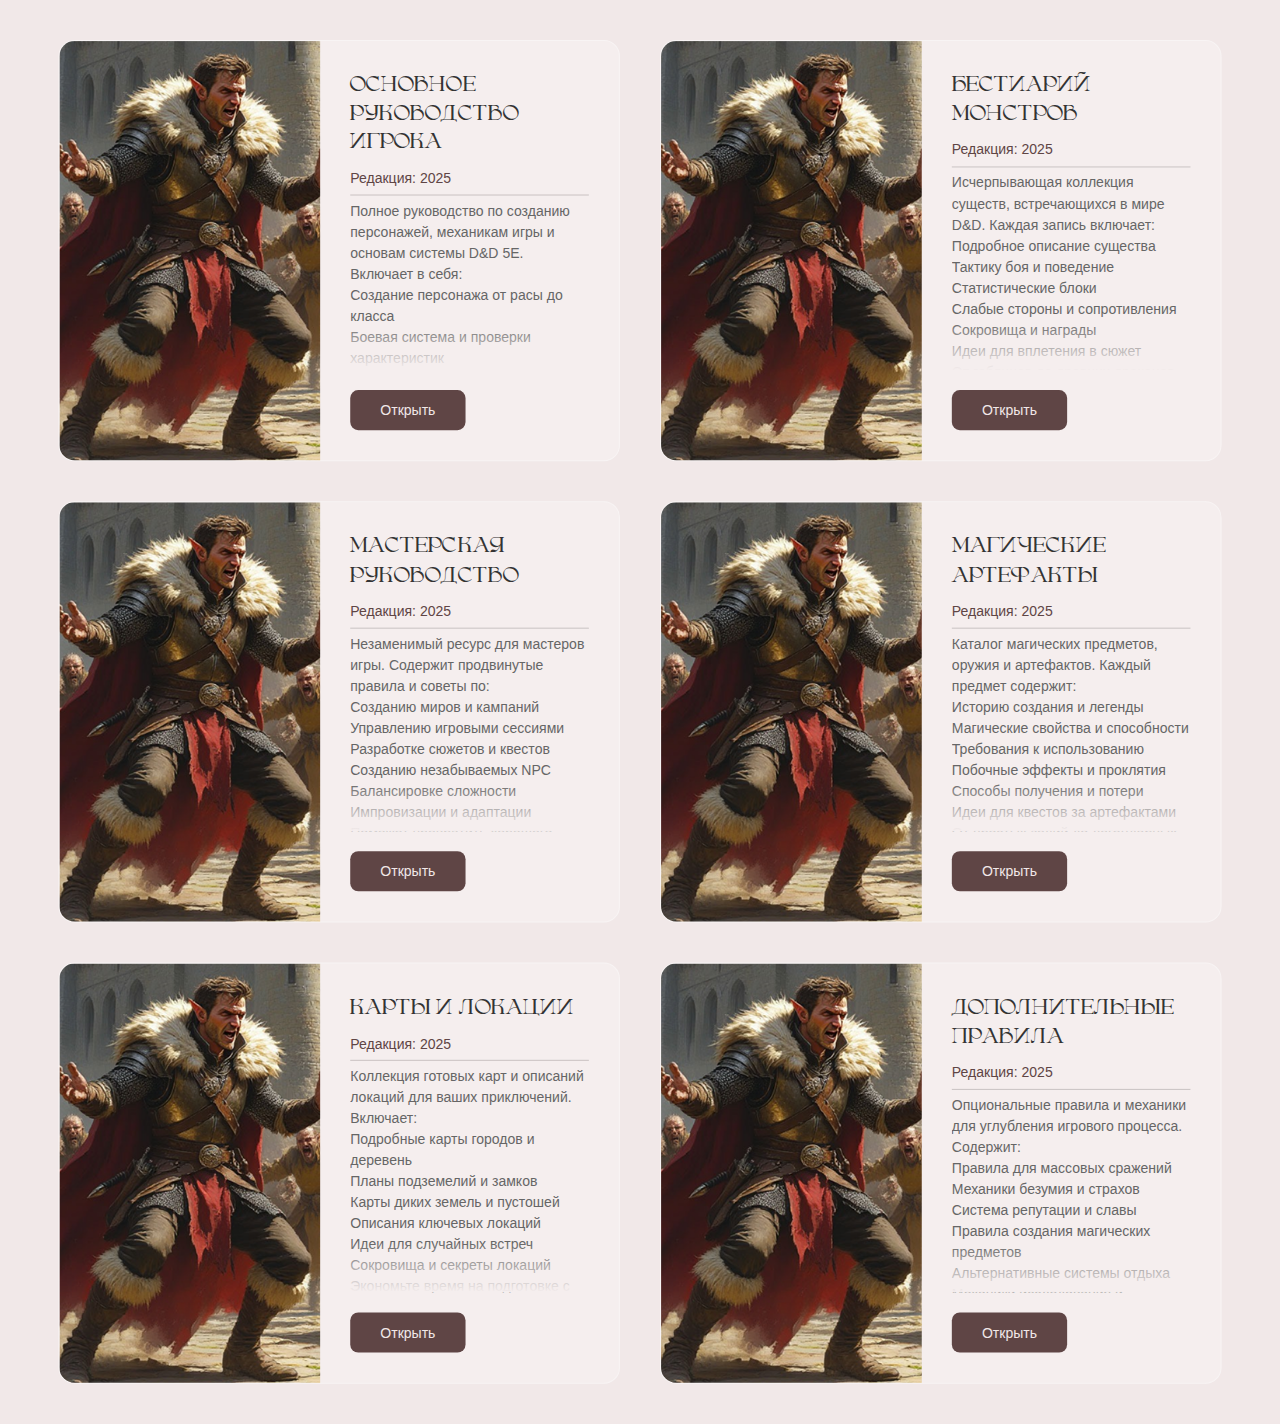
<file: тт (1)/тт/materials.html>
<!DOCTYPE html>
<html lang="ru">
<head>
    <meta charset="UTF-8">
    <meta name="viewport" content="width=device-width, initial-scale=1.0">
    <link rel="stylesheet" href="style.css">
    <title>TUT_001 Website</title>
</head>
<body class="">
   
   <div class="tut_005_container scale-container">
        

        <div class="tut_005_materials_grid">
            <!-- Материал 1 -->
            <div class="tut_005_material_card">
                <img src="img/bg1.png" 
                     alt="Основное руководство игрока" class="tut_005_material_image">
                <div class="tut_005_material_content">
                    <h3 class="tut_005_material_title">Основное руководство игрока</h3>
                    <div class="tut_005_material_subtitle">Редакция: 2025</div>
                    <div class="tut_005_material_description">
                        <p>Полное руководство по созданию персонажей, механикам игры и основам системы D&D 5E. Включает в себя:</p>
                        <ul>
                            <li>Создание персонажа от расы до класса</li>
                            <li>Боевая система и проверки характеристик</li>
                            <li>Магия и заклинания</li>
                            <li>Навыки и умения</li>
                            <li>Снаряжение и экипировка</li>
                            <li>Взаимодействие с миром и NPC</li>
                        </ul>
                        <p>Идеально подходит для новичков и опытных игроков, желающих освежить знания правил.</p>
                    </div>
                    <button class="tut_005_material_button">Открыть</button>
                </div>
            </div>

            <!-- Материал 2 -->
            <div class="tut_005_material_card">
                <img src="img/bg1.png" 
                     alt="Бестиарий монстров" class="tut_005_material_image">
                <div class="tut_005_material_content">
                    <h3 class="tut_005_material_title">Бестиарий монстров</h3>
                    <div class="tut_005_material_subtitle">Редакция: 2025</div>
                    <div class="tut_005_material_description">
                        <p>Исчерпывающая коллекция существ, встречающихся в мире D&D. Каждая запись включает:</p>
                        <ul>
                            <li>Подробное описание существа</li>
                            <li>Тактику боя и поведение</li>
                            <li>Статистические блоки</li>
                            <li>Слабые стороны и сопротивления</li>
                            <li>Сокровища и награды</li>
                            <li>Идеи для вплетения в сюжет</li>
                        </ul>
                        <p>От гоблинов до древних драконов - все, что нужно мастеру для создания захватывающих столкновений.</p>
                    </div>
                    <button class="tut_005_material_button">Открыть</button>
                </div>
            </div>

            <!-- Материал 3 -->
            <div class="tut_005_material_card">
                <img src="img/bg1.png" 
                     alt="Мастерская руководство" class="tut_005_material_image">
                <div class="tut_005_material_content">
                    <h3 class="tut_005_material_title">Мастерская руководство</h3>
                    <div class="tut_005_material_subtitle">Редакция: 2025</div>
                    <div class="tut_005_material_description">
                        <p>Незаменимый ресурс для мастеров игры. Содержит продвинутые правила и советы по:</p>
                        <ul>
                            <li>Созданию миров и кампаний</li>
                            <li>Управлению игровыми сессиями</li>
                            <li>Разработке сюжетов и квестов</li>
                            <li>Созданию незабываемых NPC</li>
                            <li>Балансировке сложности</li>
                            <li>Импровизации и адаптации</li>
                        </ul>
                        <p>Поможет превратить хорошего мастера в великого рассказчика и создателя миров.</p>
                    </div>
                    <button class="tut_005_material_button">Открыть</button>
                </div>
            </div>

            <!-- Материал 4 -->
            <div class="tut_005_material_card">
                <img src="img/bg1.png" 
                     alt="Магические артефакты" class="tut_005_material_image">
                <div class="tut_005_material_content">
                    <h3 class="tut_005_material_title">Магические артефакты</h3>
                    <div class="tut_005_material_subtitle">Редакция: 2025</div>
                    <div class="tut_005_material_description">
                        <p>Каталог магических предметов, оружия и артефактов. Каждый предмет содержит:</p>
                        <ul>
                            <li>Историю создания и легенды</li>
                            <li>Магические свойства и способности</li>
                            <li>Требования к использованию</li>
                            <li>Побочные эффекты и проклятия</li>
                            <li>Способы получения и потери</li>
                            <li>Идеи для квестов за артефактами</li>
                        </ul>
                        <p>От простых зелий до легендарных артефактов богов - все для обогащения вашей кампании.</p>
                    </div>
                    <button class="tut_005_material_button">Открыть</button>
                </div>
            </div>

            <!-- Материал 5 -->
            <div class="tut_005_material_card">
                <img src="img/bg1.png" 
                     alt="Карты и локации" class="tut_005_material_image">
                <div class="tut_005_material_content">
                    <h3 class="tut_005_material_title">Карты и локации</h3>
                    <div class="tut_005_material_subtitle">Редакция: 2025</div>
                    <div class="tut_005_material_description">
                        <p>Коллекция готовых карт и описаний локаций для ваших приключений. Включает:</p>
                        <ul>
                            <li>Подробные карты городов и деревень</li>
                            <li>Планы подземелий и замков</li>
                            <li>Карты диких земель и пустошей</li>
                            <li>Описания ключевых локаций</li>
                            <li>Идеи для случайных встреч</li>
                            <li>Сокровища и секреты локаций</li>
                        </ul>
                        <p>Экономьте время на подготовке с готовыми проработанными локациями для любых сценариев.</p>
                    </div>
                    <button class="tut_005_material_button">Открыть</button>
                </div>
            </div>

            <!-- Материал 6 -->
            <div class="tut_005_material_card">
                <img src="img/bg1.png" 
                     alt="Дополнительные правила" class="tut_005_material_image">
                <div class="tut_005_material_content">
                    <h3 class="tut_005_material_title">Дополнительные правила</h3>
                    <div class="tut_005_material_subtitle">Редакция: 2025</div>
                    <div class="tut_005_material_description">
                        <p>Опциональные правила и механики для углубления игрового процесса. Содержит:</p>
                        <ul>
                            <li>Правила для массовых сражений</li>
                            <li>Механики безумия и страхов</li>
                            <li>Система репутации и славы</li>
                            <li>Правила создания магических предметов</li>
                            <li>Альтернативные системы отдыха</li>
                            <li>Механики исследования и выживания</li>
                        </ul>
                        <p>Расширьте стандартные правила для создания уникального игрового опыта, соответствующего стилю вашей кампании.</p>
                    </div>
                    <button class="tut_005_material_button">Открыть</button>
                </div>
            </div>
        </div>
    </div>

    <script>
        // Простой скрипт для плавного появления элементов при скролле
        document.addEventListener('DOMContentLoaded', function() {
            const cards = document.querySelectorAll('.appearance-effect');
            
            const observer = new IntersectionObserver((entries) => {
                entries.forEach(entry => {
                    if (entry.isIntersecting) {
                        entry.target.style.opacity = 1;
                        entry.target.style.transform = 'translateY(0)';
                    }
                });
            }, { threshold: 0.1 });
            
            cards.forEach(card => {
                card.style.opacity = 0;
                card.style.transform = 'translateY(20px)';
                card.style.transition = 'opacity 0.5s ease, transform 0.5s ease';
                observer.observe(card);
            });
        });


(function() {
    // Конфигурация
    const config = {
        minWidth: 400,           // Минимальная ширина экрана
        maxWidth: 5000,          // Максимальная ширина экрана  
        baseWidth: 1200,         // Базовая ширина контента
        scaleCorrection: 0.94,   // Поправка масштаба
        resizeDelay: 250,        // Задержка при ресайзе
        scaleMode: 'transform',  // 'transform' или 'zoom'
        
        // Селекторы блоков для масштабирования
        targetSelector: '.scale-container',
        
        // Селекторы блоков для исключения
        excludeSelectors: [
            '.no-scale',
            '[data-no-scale]'
        ]
    };

    class AutoScaler {
        constructor(config) {
            this.config = config;
            this.scaleRatio = 1;
            this.init();
        }

        init() {
            this.applyScaling();
            this.bindEvents();
        }

        // Получение всех блоков для масштабирования
        getTargetBlocks() {
            const blocks = document.querySelectorAll(this.config.targetSelector);
            
            return Array.from(blocks).filter(block => {
                // Проверка на исключения
                return !this.config.excludeSelectors.some(selector => 
                    block.matches(selector) || block.closest(selector)
                );
            });
        }

        // Расчет коэффициента масштабирования
        calculateScaleRatio() {
            const windowWidth = window.innerWidth;
            
            // Если ширина вне диапазона - не масштабируем
            if (windowWidth < this.config.minWidth || windowWidth > this.config.maxWidth) {
                return 1;
            }

            // Расчет масштаба
            return (windowWidth / this.config.baseWidth) * this.config.scaleCorrection;
        }

        // Применение масштабирования к блокам
        applyScaling() {
            this.scaleRatio = this.calculateScaleRatio();
            const blocks = this.getTargetBlocks();

            blocks.forEach(block => {
                if (this.config.scaleMode === 'transform') {
                    this.applyTransformScale(block);
                } else {
                    this.applyZoomScale(block);
                }
            });

            // Сохраняем коэффициент в CSS переменной
            document.documentElement.style.setProperty('--scale-ratio', this.scaleRatio);
        }

        // Масштабирование через transform
        applyTransformScale(block) {
            block.style.transform = `scale(${this.scaleRatio})`;
            block.style.transformOrigin = 'top center';
            block.style.width = `${this.config.baseWidth}px`;
            block.style.margin = '0 auto';
        }

        // Масштабирование через zoom
        applyZoomScale(block) {
            block.style.zoom = this.scaleRatio;
        }

        // Обработка событий
        bindEvents() {
            let resizeTimeout;
            
            window.addEventListener('resize', () => {
                clearTimeout(resizeTimeout);
                resizeTimeout = setTimeout(() => {
                    this.applyScaling();
                }, this.config.resizeDelay);
            });

            // Повторное масштабирование после загрузки шрифтов
            document.fonts?.ready?.then(() => {
                setTimeout(() => this.applyScaling(), 100);
            });

            // Масштабирование при полной загрузке DOM
            document.addEventListener('DOMContentLoaded', () => {
                this.applyScaling();
            });
        }

        // Обновление конфигурации
        updateConfig(newConfig) {
            Object.assign(this.config, newConfig);
            this.applyScaling();
        }
    }

    // Инициализация
    window.autoScaler = new AutoScaler(config);
    
})();







        const nav = document.getElementById('tutNav');
        let isCollapsed = false;
        let scrollTimeout;
        let userManuallyOpened = false; // Флаг ручного открытия

        // Проверяем мобильное устройство
        function isMobile() {
            return window.innerWidth <= 768;
        }

        // Обработчик прокрутки для автоматического сворачивания (только для десктопа)
        window.addEventListener('scroll', function() {
            if (!isMobile() && !isCollapsed && !userManuallyOpened) {
                clearTimeout(scrollTimeout);
                scrollTimeout = setTimeout(() => {
                    collapseNav();
                }, 500);
            }
        });

        // Функция сворачивания
        function collapseNav() {
            if (!isMobile()) {
                nav.classList.add('collapsed');
                isCollapsed = true;
            }
        }

        // Функция разворачивания
        function expandNav() {
            if (!isMobile()) {
                nav.classList.remove('collapsed');
                isCollapsed = false;
                userManuallyOpened = true; // Пользователь сам открыл - больше не сворачиваем
            }
        }

        // Функция переключения состояния навигации
        function toggleNav() {
            if (!isMobile()) {
                if (isCollapsed) {
                    expandNav();
                } else {
                    collapseNav();
                }
                
                // Сбрасываем таймер при ручном управлении
                clearTimeout(scrollTimeout);
            }
        }

        // Обработчик изменения размера окна
        window.addEventListener('resize', function() {
            if (isMobile()) {
                // На мобилке всегда развернутое состояние
                nav.classList.remove('collapsed');
                isCollapsed = false;
                userManuallyOpened = false;
            } else {
                // При переходе на десктоп сбрасываем флаг ручного открытия
                userManuallyOpened = false;
            }
        });

        // Инициализация при загрузке
        if (isMobile()) {
            nav.classList.remove('collapsed');
            isCollapsed = false;
            userManuallyOpened = false;
        }

        // Автоматическое сворачивание при первой загрузке (только для десктопа)
        window.addEventListener('load', function() {
            if (!isMobile()) {
                setTimeout(() => {
                    collapseNav();
                }, 1000);
            }
        });
    </script>
</body>
</html>
</file>
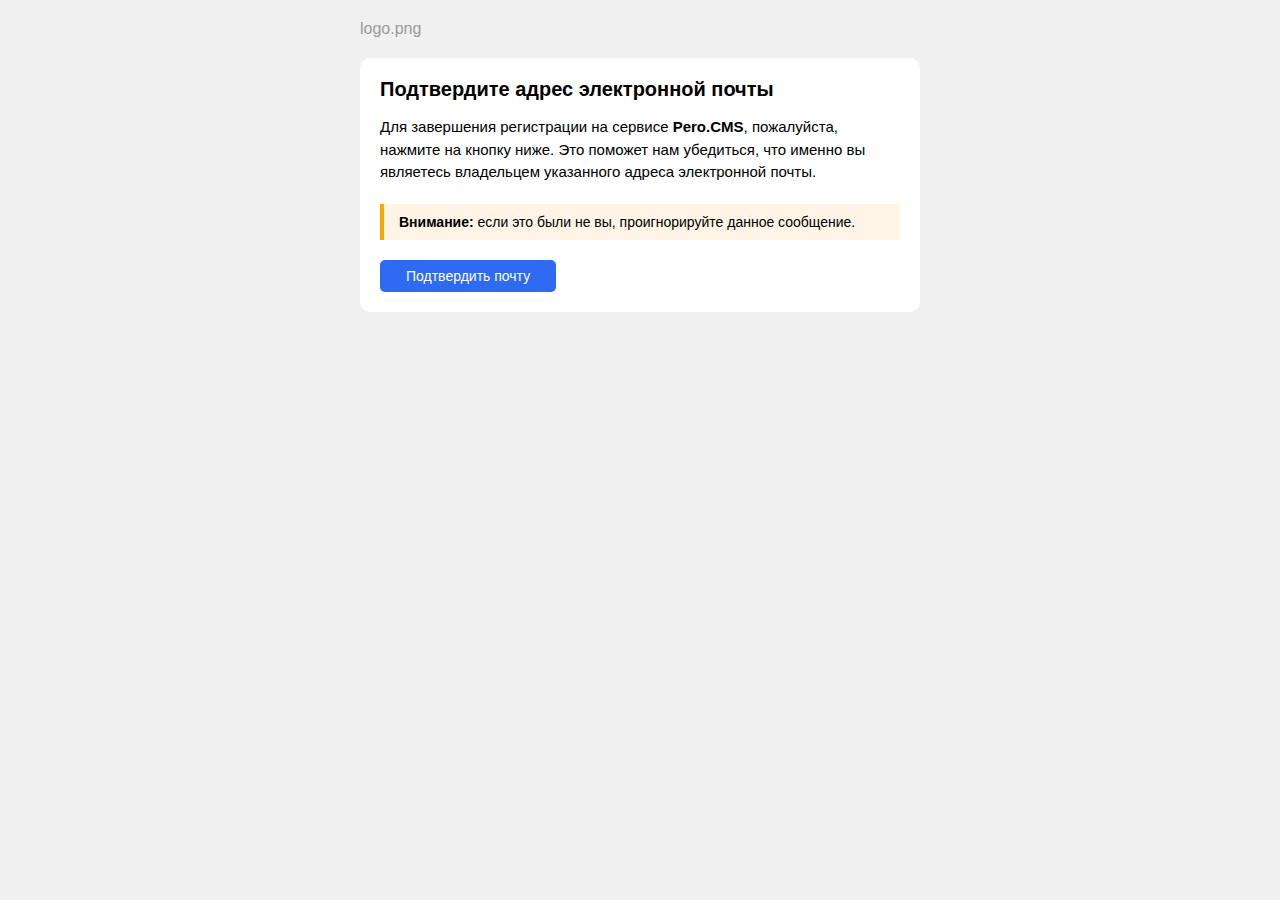
<file: modules/user/src/templ/mail.html>
<!DOCTYPE html>
<html>
<head>
  <meta charset="UTF-8">
  <meta name="viewport" content="width=device-width, initial-scale=1.0">
  <title>Подтверждение почты</title>
</head>
<body style="margin:0; padding:0; background-color:#F0F0F0;">
  <table role="presentation" cellpadding="0" cellspacing="0" width="100%" style="background-color:#F0F0F0;">
    <tr>
      <td align="center">
        <!-- Основной контейнер -->
        <table role="presentation" cellpadding="0" cellspacing="0" width="600" style="width:600px; margin:0 auto; background-color:#F0F0F0;">
          <tr>
            <td style="padding: 20px 20px 0 20px;">
              <!-- Логотип -->
              <div class="m001_logo" style="font-family: Arial, sans-serif; font-size: 16px; color: #999999; text-align: left;">
                logo.png
              </div>
            </td>
          </tr>
          <tr>
            <td style="padding: 20px;">
              <!-- Белый блок -->
              <div class="m001_white_block" style="background-color:#ffffff; border-radius:10px; padding: 20px; font-family: Arial, sans-serif; color:#000000; text-align: left;">
                
                <!-- Заголовок -->
                <h1 class="m001_title" style="font-size: 20px; margin: 0 0 15px 0;">Подтвердите адрес электронной почты</h1>

                <!-- Основной текст -->
                <p class="m001_text" style="font-size: 15px; line-height: 1.5; margin: 0 0 20px 0;">
                  Для завершения регистрации на сервисе <strong>Pero.CMS</strong>, пожалуйста, нажмите на кнопку ниже. Это поможет нам убедиться, что именно вы являетесь владельцем указанного адреса электронной почты.
                </p>

                <!-- Блок внимания -->
                <div class="m001_warning" style="background-color: #FFF4E5; border-left: 4px solid #FFA500; padding: 10px 15px; font-size: 14px; margin-bottom: 20px;">
                  <strong>Внимание:</strong> если это были не вы, проигнорируйте данное сообщение.
                </div>

                <!-- Кнопка -->
                <table role="presentation" cellpadding="0" cellspacing="0" border="0">
                  <tr>
                    <td class="m001_button" style="background-color:#2F6BF2; padding:7px 26px; border-radius:5px; text-align: center;">
                      <a href="#" style="color:#ffffff; font-size:14px; font-family: Arial, sans-serif; text-decoration:none; display:inline-block;">Подтвердить почту</a>
                    </td>
                  </tr>
                </table>

              </div>
            </td>
          </tr>
        </table>
      </td>
    </tr>
  </table>
</body>
</html>
</file>
<file: тт (1)/тт/styleitem.css>
@font-face {
            font-family: 'InterMedium';
            src: url('fonts/Inter-Medium.woff2');
            font-style: normal;
            font-display: swap;
        }

  @font-face {
            font-family: 'InterRegular';
            src: url('fonts/Inter-Regular.woff2');
            font-style: normal;
            font-display: swap;
        }

  @font-face {
            font-family: 'InterSemiBold';
            src: url('fonts/Inter-SemiBold.woff2');
            font-style: normal;
            font-display: swap;
        }

@font-face {
            font-family: 'Bergamasco';
            src: url('fonts/Bergamasco Regular.otf');
        }
  
  /* Сброс стилей и базовые настройки */
        * {
            margin: 0;
            padding: 0;
            box-sizing: border-box;
        }

        html {
            scroll-behavior: smooth;
        }

        body {
            font-family: 'Arial', sans-serif;
            line-height: 1.6;
            color: #333;
            overflow-x: hidden;
            background-color: #F1E8E8;
        }

       .tut_008_container {
            max-width: 1200px;
            margin: 0 auto;
            padding: 40px 20px;
        }

        /* Плашки требований */
        .tut_008_requirements {
            display: flex;
            gap: 15px;
            margin-bottom: 30px;
            flex-wrap: wrap;
        }

        .tut_008_requirement_badge {
            background: #F1E8E8;
            color: #5F4545;
            padding: 12px 20px;
            border-radius: 25px;
            font-size: 16px;
            font-weight: 600;
            border: 2px solid #EADCDC;
        }

        /* Ингредиенты в виде табов */
        .tut_008_ingredients {
            display: flex;
            gap: 12px;
            margin-bottom: 30px;
            flex-wrap: wrap;
        }

        .tut_008_ingredient_tab {
            background: #F1E8E8;
            color: #5F4545;
            padding: 10px 20px;
            border-radius: 20px;
            font-size: 15px;
            font-weight: 500;
            transition: all 0.3s ease;
        }

        .tut_008_ingredient_tab:hover {
            background: #EADCDC;
            transform: translateY(-2px);
        }
        
        .tut_008_using_item{
            background: #5F4545;
            color: #F1E8E8;
        }

        .tut_008_using_item:hover{
            background: #4a3535;
            color: #F1E8E8;
        }


        /* Список предметов использования */
        .tut_008_usage_list {
            display: flex;
            flex-direction: column;
            gap: 15px;
        }

        .tut_008_usage_item {
            background: #F5EEEE;
            padding: 18px 25px;
            border-radius: 12px;
            border-left: 4px solid #5F4545;
            font-size: 17px;
            font-weight: 600;
            color: #333;
            transition: all 0.3s ease;
        }

        .tut_008_usage_item:hover {
            background: #F1E8E8;
            transform: translateX(5px);

        }
       

        /* Основной контент */
        .tut_008_hero {
            display: flex;
            gap: 60px;
            margin-bottom: 60px;
            align-items: flex-start;
        }

        .tut_008_item_image {
            width: 400px;
            height: 400px;
            object-fit: cover;
            border-radius: 16px;
            flex-shrink: 0;
            box-shadow: 0 8px 32px rgba(0, 0, 0, 0.15);
        }

        .tut_008_item_content {
            flex: 1;
        }

        .tut_008_item_title {
            font-size: 2.5rem;
            font-family: 'Bergamasco';
            text-transform: uppercase;
            font-weight: 100;
            color: #5F4545;
            margin-bottom: 20px;
            line-height: 1.2;
        }

        .tut_008_item_rarity {
            display: inline-block;
            padding: 6px 16px;
            background: #5F4545;
            color: white;
            border-radius: 20px;
            font-size: 0.9rem;
            font-weight: 600;
            margin-bottom: 25px;
        }

        .tut_008_item_description {
            color: #666;
            line-height: 1.7;
            margin-bottom: 30px;
            font-size: 1.1rem;
        }

        .tut_008_item_description p {
            margin-bottom: 15px;
        }

        /* Секции с таблицами */
        .tut_008_section {
            background: #F5EEEE;
            border-radius: 16px;
            padding: 35px;
            margin-bottom: 40px;
            border: 1px solid #F8F4F4;

        }

        .tut_008_section_title {
            font-size: 1.8rem;
            font-family: 'Bergamasco';
            text-transform: uppercase;
            font-weight: 100;
            color: #5F4545;
            margin-bottom: 25px;
            padding-bottom: 15px;
            border-bottom: 2px solid #EADCDC;
        }

        /* Общие стили таблиц */
        .tut_008_table {
            width: 100%;
            border-collapse: collapse;
            border-radius: 12px;
            overflow: hidden;
        }
        
        .tut_008_table tr:nth-child(odd) {
            background-color: #F5EEEE;
        }
        
        .tut_008_table tr:nth-child(even) {
            background-color: #F1E8E8;
        }
        
        .tut_008_table td {
            padding: 15px 20px;
            border: none;
            color: #666666;
            font-size: 14px;
            vertical-align: top;
        }
        
        .tut_008_table th {
            color: #5F4545;
            padding: 18px 20px;
            text-align: left;
            font-weight: 600;
            font-size: 1rem;
        }

        .tut_008_table td:first-child {
            font-weight: 600;
            width: 25%;
            color: #000;
        }

        /* Особый стиль для текущего предмета в таблице использования */
        .tut_008_current_item {
            background: rgba(95, 69, 69, 0.15) !important;
            border-left: 4px solid #5F4545;
            font-weight: 600;
        }

        .tut_008_current_item td:first-child {
            color: #5F4545;
        }

         /* Кастомный скроллбар для таблиц */
    .tut_008_table::-webkit-scrollbar,
    .tut_008_table::-webkit-scrollbar {
        height: 6px;
    }
    
    .tut_008_table::-webkit-scrollbar-track,
    .tut_008_table::-webkit-scrollbar-track {
        background: #f1f1f1;
        border-radius: 3px;
    }
    
    .tut_008_table::-webkit-scrollbar-thumb,
    .tut_008_table::-webkit-scrollbar-thumb {
        background: #5F4545;
        border-radius: 3px;
    }
    
    .tut_008_table::-webkit-scrollbar-thumb:hover,
    .tut_008_table::-webkit-scrollbar-thumb:hover {
        background: #4a3535;
    }
    


        /* Базовые стили для масштабируемых контейнеров */
    .scale-container {
        width: 1200px;
        margin: 0 auto;
        position: relative;
    }


        /* Адаптивность */
        @media (max-width: 1024px) {
            .tut_008_hero {
                gap: 40px;
            }
            
            .tut_008_item_image {
                width: 350px;
                height: 350px;
            }
        }

        @media (max-width: 768px) {
            .tut_008_hero {
                flex-direction: column;
                gap: 30px;
            }
            
            .tut_008_item_image {
                width: 100%;
                max-width: 400px;
                height: 300px;
                margin: 0 auto;
            }
            
            .tut_008_item_title {
                font-size: 2rem;
            }
            
            .tut_008_section {
                padding: 25px;
            }

            /* Горизонтальный скролл для таблиц */
            .tut_008_table {
                display: block;
                width: 100%;
                overflow-x: auto;
                -webkit-overflow-scrolling: touch;
                white-space: nowrap;
            }
            
            .tut_008_table {
            }
            
            .tut_008_table tr {
                display: table-row;
                width: 100%;
            }
            
            .tut_008_table td,
            .tut_008_table th {
                display: table-cell;
                white-space: nowrap;
            }

            
            .tut_008_section {
                padding: 25px;
            }
            
            .tut_008_section_title {
                font-size: 24px;
            }
            
            .tut_008_requirements {
                gap: 10px;
            }
            
            .tut_008_requirement_badge {
                padding: 10px 16px;
                font-size: 14px;
            }
            
            .tut_008_ingredients {
                gap: 8px;
            }
            
            .tut_008_ingredient_tab {
                padding: 8px 16px;
                font-size: 14px;
            }
            
            .tut_008_usage_item {
                padding: 15px 20px;
                font-size: 16px;
            }
        }

        @media (max-width: 480px) {
            .tut_008_container {
                padding: 20px 15px;
            }
            
            .tut_008_item_title {
                font-size: 1.8rem;
            }
            
            .tut_008_section {
                padding: 20px;
            }
            
            .tut_008_table {
                width: 100%;
                max-width: 100vw;
            }
            
            .tut_008_table td,
            .tut_008_table th {
                padding: 12px 15px;
                font-size: 13px;
            }

            
            .tut_008_container {
                padding: 20px 15px;
            }
            
            .tut_008_section {
                padding: 20px;
                overflow-x: hidden;
                max-width: 100vw;
            }
            
            .tut_008_section_title {
                font-size: 22px;
            }
            
            .tut_008_requirement_badge {
                font-size: 13px;
                padding: 8px 14px;
            }
            
            .tut_008_ingredient_tab {
                font-size: 13px;
                padding: 7px 14px;
            }

            .scale-container{
                width: 100% !important;
            }
        }
</file>
<file: тт (1)/тт/style.css>
@font-face {
            font-family: 'InterMedium';
            src: url('fonts/Inter-Medium.woff2');
            font-style: normal;
            font-display: swap;
        }

  @font-face {
            font-family: 'InterRegular';
            src: url('fonts/Inter-Regular.woff2');
            font-style: normal;
            font-display: swap;
        }

  @font-face {
            font-family: 'InterSemiBold';
            src: url('fonts/Inter-SemiBold.woff2');
            font-style: normal;
            font-display: swap;
        }

@font-face {
            font-family: 'Bergamasco';
            src: url('fonts/Bergamasco Regular.otf');
        }
  
  /* Сброс стилей и базовые настройки */
        * {
            margin: 0;
            padding: 0;
            box-sizing: border-box;
        }

        html {
            scroll-behavior: smooth;
        }

        body {
            font-family: 'Arial', sans-serif;
            line-height: 1.6;
            color: #333;
            overflow-x: hidden;
            background-color: #F1E8E8;
        }

        /* Контейнер с 12 колонками */
        .tut_001_container {
            width: 1160px;
            margin: 0 auto;
            padding: 0 20px;
        }

        /* Главный экран */
        .tut_001_hero {
            height: 100vh;
            background-size: cover;
            background-position: center;
            display: flex;
            align-items: center;
            position: relative;
        }

        .tut_001_hero::before {
            content: '';
            position: absolute;
            top: 0;
            left: 0;
            width: 100%;
            height: 100%;
            background: rgba(0, 0, 0, 0.4);
        }

        .tut_001_hero_content {
            position: relative;
            z-index: 1;
            color: white;
            max-width: 850px;
            margin-bottom: 100px;
        }

        .tut_001_hero_title {
            font-family: 'Bergamasco';
            font-size: 120px;
            text-transform: uppercase;
            font-weight: 100;
            line-height: 105%;
        }

        .tut_001_hero_description_two{
            text-transform: uppercase;
            font-family: 'Bergamasco';
            font-size: 44px;
            margin-bottom: 20px;
            font-weight: 100;
        }

        .tut_001_hero_description {
            font-family: 'InterRegular';
            font-size: 16px;
            line-height: 1.8;
            font-weight: 100;
            color: #A2A1A1;
            max-width: 560px;
        }

        /* Второй блок */
        .tut_001_second_section {
            padding: 100px 0;
        }

        .tut_001_section_header {
            display: flex;
            align-items: center;
        }

        .tut_001_section_icon {
            width: 40px;
            height: 40px;
            border-radius: 50%;
            display: flex;
            align-items: center;
            justify-content: center;
            margin-right: 15px;
            color: white;
            font-weight: bold;
        }

        .tut_001_section_icon img{
            width: 100%;
        }

        .tut_001_section_title {
            font-family: 'Bergamasco';
            font-size: 72px;
            text-transform: uppercase;
            font-weight: 100;
            line-height: 105%;
            color: #5F4545;
        }

        .tut_001_section_description {
            font-size: 16px;
            line-height: 1.7;
            margin-bottom: 50px;
            max-width: 500px;
            color: #666666;
        }

        /* Плашки */
        .tut_001_cards_container {
            display: grid;
            grid-template-columns: repeat(3, 1fr);
            gap: 10px;
        }

        .tut_001_card {
            height: 240px;
            overflow: hidden;
            position: relative;
            cursor: pointer;
            border-radius: 20px;
        }

        .tut_001_card_image {
            width: 100%;
            height: 100%;
            object-fit: cover;
            transition: all 0.3s ease;
        }

        .tut_001_card_overlay {
            position: absolute;
            top: 0;
            left: 0;
            width: 100%;
            height: 100%;
            background: rgba(0, 0, 0, 0.6);
            display: flex;
            align-items: center;
            justify-content: center;
            transition: all 0.3s ease;
        }

        .tut_001_card:hover .tut_001_card_overlay {
            background: rgba(0, 0, 0, 0.3);
        }

        .tut_001_card_content {
            color: white;
            text-align: center;
            padding: 20px;
        }

        .tut_001_card_title {
            font-size: 32px;
            font-family: 'Bergamasco';
            text-transform: uppercase;
            margin-bottom: 10px;
            font-weight: 100;
        }

        .tut_001_card_description {
            font-size: 14px;
        }

        
         /* страница списка игр */
        .tut_002_party_card {
            margin-bottom: 40px;
        }
        
        .tut_002_party_header {
            display: flex;
            justify-content: space-between;
            align-items: center;
            background-color: #F5EEEE;
            padding: 20px 20px;
            border: 1px solid #F8F4F4;
            border-radius: 20px;
        }
        
        .tut_002_party_title {
            font-family: 'Bergamasco';
            text-transform: uppercase;
            font-size: 46px;
            font-weight: 100;
            color: #5F4545;
            margin: 0;
        }
        
        .tut_002_party_slots {
            text-align: right;
        }
        
        .tut_002_slots_count {
            font-family: 'Bergamasco';
            font-size: 46px;
            font-weight: 100;
            color: #5F4545;
            line-height: 1;
        }
        
        .tut_002_slots_label {
            font-size: 16px;
            color: #666666;
            margin-top: -10px;
        }
        
        .tut_002_party_image {
            width: 100%;
            height: 500px;
            object-fit: cover;
            border-radius: 20px;
        }
        
        .tut_002_party_content {
            background-color: #F5EEEE;
            padding: 20px 20px;
            border: 1px solid #F8F4F4;
            border-radius: 20px;
        }

        .tut_002_party_content_wrap{
            display: flex;
            gap: 20px;
        }
        
        .tut_002_description_section {
            margin-bottom: 30px;
            max-width: 740px;
        }
        
        .tut_002_description_title {
            font-size: 30px;
            font-family: 'Bergamasco';
            text-transform: uppercase;
            font-weight: 100;
            color: #5F4545;
            margin-bottom: 15px;
        }
        
        .tut_002_description_text {
            color: #555;
            line-height: 1.6;
        }
        
        .tut_002_requirements_section {
            margin-bottom: 30px;
        }
        
        .tut_002_requirements_title {
            font-size: 30px;
            font-family: 'Bergamasco';
            text-transform: uppercase;
            font-weight: 100;
            color: #5F4545;
            margin-bottom: 15px;
        }
        
        .tut_002_requirements_table {
            width: 100%;
            border-collapse: collapse;
            border-radius: 8px;
            overflow: hidden;
        }
        
        .tut_002_requirements_table tr:nth-child(odd) {
            background-color: #F1E8E8;
        }
        
        .tut_002_requirements_table tr:nth-child(even) {
            background-color: #EADCDC;
        }
        
        .tut_002_requirements_table td {
            padding: 5px 10px;
            border: none;
            color: #666666;
            font-size: 14px;
        }
        
        .tut_002_requirements_table td:first-child {
            font-weight: 600;
            width: 30%;
            color: #000;
        }
        
        .tut_002_location_link {
            color: #5F4545;
            text-decoration: none;
            display: inline-flex;
            align-items: center;
            gap: 5px;
        }
        
        .tut_002_location_link:hover {
            text-decoration: underline;
        }
        
        .tut_002_actions {
            display: flex;
            gap: 15px;
            margin-top: 30px;
        }
        
        /* Кнопка "Записаться" */
        .tut_002_btn_primary {
            background-color: #5F4545;
            color: #F1E8E8;
            border: none;
            padding: 12px 25px;
            font-size: 14px;
            cursor: pointer;
            transition: all 0.3s ease;
            position: relative;
            overflow: hidden;
            border-radius: 8px;
        }
        
        /* ХОВЕР ЭФФЕКТ ДЛЯ КНОПКИ "ЗАПИСАТЬСЯ" - можно заменить */
        .tut_002_btn_primary:hover {
            background-color: #4a3535;
            transform: translateY(-2px);
            box-shadow: 0 5px 15px rgba(95, 69, 69, 0.3);
        }
        
        .tut_002_btn_primary::after {
            content: '';
            position: absolute;
            top: 50%;
            left: 50%;
            width: 5px;
            height: 5px;
            background: rgba(255, 255, 255, 0.5);
            opacity: 0;
            border-radius: 100%;
            transform: scale(1, 1) translate(-50%);
            transform-origin: 50% 50%;
        }
        
        .tut_002_btn_primary:hover::after {
            animation: ripple 1s ease-out;
        }
        
        @keyframes ripple {
            0% {
                transform: scale(0, 0);
                opacity: 0.5;
            }
            100% {
                transform: scale(20, 20);
                opacity: 0;
            }
        }
        
        /* Кнопка "Подробнее" */
        .tut_002_btn_secondary {
            background-color: transparent;
            color: #5F4545;
            border: 1px solid #5F4545;
            padding: 12px 25px;
            font-size: 14px;
            cursor: pointer;
            transition: all 0.3s ease;
            border-radius: 8px;
        }
        
        /* ХОВЕР ЭФФЕКТ ДЛЯ КНОПКИ "ПОДРОБНЕЕ" - можно заменить */
        .tut_002_btn_secondary:hover {
            background-color: #5F4545;
            color: #F1E8E8;
            transform: translateY(-2px);
            box-shadow: 0 5px 15px rgba(95, 69, 69, 0.2);
        }
        

        /* внутри страницы*/
        .tut_003_game_page {
            max-width: 1200px;
            margin: 0 auto;
            padding: 0 20px;
        }
        
        /* Обложка игры */
        .tut_003_game_cover {
            width: 100%;
            height: 400px;
            border-radius: 12px;
            overflow: hidden;
            margin-bottom: 30px;
            position: relative;
        }
        
        .tut_003_cover_image {
            width: 100%;
            height: 100%;
            object-fit: cover;
        }
        
        .tut_003_cover_overlay {
            position: absolute;
            bottom: 0;
            left: 0;
            right: 0;
            background: linear-gradient(transparent, rgba(0,0,0,0.7));
            padding: 30px;
            color: white;
        }
        
        .tut_003_game_title {
            font-size: 40px;
            font-family: 'Bergamasco';
            text-transform: uppercase;
            font-weight: 100;
            margin-bottom: 10px;
        }
        
        .tut_003_game_meta {
            display: flex;
            align-items: center;
            gap: 20px;
            font-size: 16px;
            opacity: 0.9;
        }
        
        /* Основной контент - двухколоночная сетка */
        .tut_003_content_grid {
            display: grid;
            grid-template-columns: 2fr 1fr;
            gap: 30px;
            margin-bottom: 40px;
        }
        
        /* Левая колонка */
        .tut_003_main_content {
            display: flex;
            flex-direction: column;
            gap: 30px;
        }
        
        /* Блок описания */
        .tut_003_section {
            background: #F5EEEE;
            padding: 25px;
            border-radius: 20px;
            border: 1px solid #F8F4F4;
        }
        
        .tut_003_section_title {
            font-size: 24px;
            font-family: 'Bergamasco';
            text-transform: uppercase;
            font-weight: 100;
            color: #5F4545;
            margin-bottom: 15px;
            display: flex;
            align-items: center;
            gap: 10px;
        }
        
        .tut_003_section_title svg {
            width: 20px;
            height: 20px;
        }
        
        .tut_003_description_text {
            line-height: 1.6;
            color: #555;
        }
        
        /* Блок требований */
        .tut_003_requirements_grid {
            display: grid;
            grid-template-columns: repeat(auto-fit, minmax(200px, 1fr));
            gap: 15px;
        }
        
        .tut_003_requirement_item {
            display: flex;
            flex-direction: column;
            gap: 5px;
        }
        
        .tut_003_requirement_label {
            font-size: 14px;
            color: #777;
            font-weight: 500;
        }
        
        .tut_003_requirement_value {
            font-size: 16px;
            color: #333;
            font-weight: 600;
        }
        
        /* Блок комментария ГМа */
        .tut_003_gm_comment {
            background: #F8F6F4;
            border-left: 4px solid #5F4545;
            padding: 20px;
            border-radius: 0 8px 8px 0;
        }
        
        .tut_003_gm_header {
            display: flex;
            align-items: center;
            gap: 10px;
            margin-bottom: 10px;
        }
        
        .tut_003_gm_avatar {
            width: 40px;
            height: 40px;
            border-radius: 50%;
            object-fit: cover;
        }
        
        .tut_003_gm_name {
            font-weight: 600;
            color: #333;
        }
        
        .tut_003_gm_role {
            font-size: 14px;
            color: #777;
        }
        
        /* Правая колонка */
        .tut_003_sidebar {
            display: flex;
            flex-direction: column;
            gap: 25px;
        }
        
        /* Блок полезного */
        .tut_003_downloads {
            display: flex;
            flex-direction: column;
            gap: 12px;
        }
        
        .tut_003_download_btn {
            display: flex;
            align-items: center;
            gap: 12px;
            background: #5F4545;
            color: #F1E8E8;
            border: none;
            padding: 15px 20px;
            border-radius: 8px;
            font-size: 14px;
            cursor: pointer;
            transition: all 0.3s ease;
            text-decoration: none;
        }
        
        /* ХОВЕР ЭФФЕКТ ДЛЯ КНОПКИ СКАЧИВАНИЯ - можно заменить */
        .tut_003_download_btn:hover {
            background: #4a3535;
            transform: translateY(-2px);
            box-shadow: 0 5px 15px rgba(95, 69, 69, 0.3);
        }
        
        .tut_003_download_btn svg {
            width: 20px;
            height: 20px;
        }
        
        /* Блок записи */
        .tut_003_join_section {
            text-align: center;
        }
        
        .tut_003_players_count {
            font-size: 32px;
            font-family: 'Bergamasco';
            text-transform: uppercase;
            font-weight: 100;
            color: #5F4545;
            margin-bottom: 5px;
        }
        
        .tut_003_players_label {
            color: #777;
            margin-bottom: 20px;
        }
        
        .tut_003_join_btn {
            background: #5F4545;
            color: #F1E8E8;
            border: none;
            padding: 15px 30px;
            border-radius: 8px;
            font-size: 16px;
            cursor: pointer;
            transition: all 0.3s ease;
            width: 100%;
        }
        
        /* ХОВЕР ЭФФЕКТ ДЛЯ КНОПКИ ЗАПИСИ - можно заменить */
        .tut_003_join_btn:hover {
            background: #4a3535;
            transform: translateY(-2px);
            box-shadow: 0 5px 15px rgba(95, 69, 69, 0.3);
        }
        
        /* Блок участников */
        .tut_003_participants {
            display: flex;
            flex-direction: column;
            gap: 20px;
        }
        
        .tut_003_participant_group {
            display: flex;
            flex-direction: column;
            gap: 15px;
        }
        
        .tut_003_group_title {
            font-size: 16px;
            color: #333;
            margin-bottom: 5px;
        }
        
        .tut_003_users_list {
            display: flex;
            flex-direction: column;
            gap: 12px;
        }
        
        .tut_003_user_card {
            display: flex;
            align-items: center;
            gap: 12px;
            padding: 12px;
            border-radius: 8px;
            transition: all 0.2s ease;
            cursor: pointer;
        }
        
        /* ХОВЕР ЭФФЕКТ ДЛЯ КАРТОЧКИ ПОЛЬЗОВАТЕЛЯ - можно заменить */
        .tut_003_user_card:hover {
            background: #F8F6F4;
            transform: translateX(5px);
        }
        
        .tut_003_user_avatar {
            width: 50px;
            height: 50px;
            border-radius: 50%;
            object-fit: cover;
            border: 2px solid #EADCDC;
        }
        
        .tut_003_user_info {
            flex: 1;
        }
        
        .tut_003_user_name {
            font-weight: 600;
            color: #333;
            margin-bottom: 3px;
        }
        
        .tut_003_user_nickname {
            font-size: 14px;
            color: #777;
        }
        
        /* Адаптивность */
        @media (max-width: 968px) {
            .tut_003_content_grid {
                grid-template-columns: 1fr;
                gap: 20px;
            }
            
            .tut_003_sidebar {
                order: -1;
            }
            
            .tut_003_game_cover {
                height: 300px;
            }
            
            .tut_003_game_title {
                font-size: 30px;
            }
        }
        
        @media (max-width: 768px) {
            .tut_003_requirements_grid {
                grid-template-columns: 1fr;
            }
            
            .tut_003_game_cover {
                height: 250px;
            }
            
            .tut_003_game_title {
                font-size: 26px;
            }
        }
        
        /* Дополнительные стили для статусов */
        .tut_003_status_badge {
            display: inline-block;
            padding: 4px 12px;
            border-radius: 20px;
            font-size: 12px;
            font-weight: 500;
            margin-left: 10px;
        }
        
        .tut_003_status_active {
            background: #E8F5E8;
            color: #2E7D32;
        }
        
        .tut_003_status_full {
            background: #FFEBEE;
            color: #C62828;
        }

















        
    /* Базовые стили для масштабируемых контейнеров */
    .scale-container {
        width: 1200px;
        margin: 0 auto;
        position: relative;
    }

    /* Отключение масштабирования для определенных элементов */
    .no-scale,
    [data-no-scale] {
        transform: none !important;
        zoom: 1 !important;
    }

    /* CSS переменная для использования в других стилях */
    :root {
        --scale-ratio: 1;
    }


        /* Адаптивность для мобильных устройств */
        @media (max-width: 1024px) {
            .tut_001_cards_container {
                grid-template-columns: repeat(2, 1fr);
            }
        }

        @media (max-width: 768px) {
            .tut_001_hero_title {
                font-size: 2.5rem;
            }
            
            .tut_001_section_title {
                font-size: 2rem;
            }
            
            .tut_001_cards_container {
                display: flex;
                overflow-x: auto;
                padding-bottom: 10px;
                scroll-snap-type: x mandatory;
            }
            
            .tut_001_card {
                flex: 0 0 70%;
                margin-right: 10px;
                scroll-snap-align: start;
            }
            
            /* Кастомный скроллбар */
            .tut_001_cards_container::-webkit-scrollbar {
                height: 4px;
            }
            
            .tut_001_cards_container::-webkit-scrollbar-track {
                background: #B7A7A7;
                border-radius: 6px;
            }
            
            .tut_001_cards_container::-webkit-scrollbar-thumb {
                background: #5F4545;
                border-radius: 6px;
            }
            
            .tut_001_cards_container::-webkit-scrollbar-thumb:hover {
                background: #5F4545;
            }

            
            .tut_002_party_header {
                flex-direction: column;
                align-items: flex-start;
                gap: 15px;
            }
            
            .tut_002_party_slots {
                text-align: left;
            }
            
            .tut_002_party_image {
                height: 300px;
            }
            
            .tut_002_actions {
                flex-direction: column;
            }
        }

        @media (max-width: 480px) {
            .tut_001_hero_title {
                font-size: 58px;
            }
            
            .tut_001_hero_description {
                font-size: 12px;
            }
            
            .tut_001_section_title {
                font-size: 1.8rem;
            }
            
            .tut_001_card {
                flex: 0 0 85%;
            }

            .scale-container{
                width: 100% !important;
            }

            .tut_001_container{
                padding: 0 10px;                
                width: 100%;
            }

            .tut_001_section_description{
                font-size: 14px;
                margin-bottom: 20px;
            }

            .tut_001_card {
                height: 160px;
            }

            .tut_001_card_title{
                font-size: 22px;
            }
            
            .tut_001_second_section {
                padding: 50px 0;
            }

            .tut_001_hero_description_two{
                font-size: 21px;
            }

            .tut_001_hero{
                height: 80vh;
            }

            .tut_001_hero_content{
            margin-bottom: -140px;

            }

            .tut_002_party_title {
                font-size: 32px;                
            }

            .tut_002_party_content_wrap{
                flex-direction: column;
            }

            .tut_002_slots_count{
                font-size: 32px;
            }

            .tut_002_party_content{
                padding: 10px 0;
            }

            .tut_002_description_title{
                margin-bottom: 0;
            }

            .tut_002_requirements_title{
                margin-bottom: 0;                
            }

            .tut_002_requirements_table td:first-child {
            width: 50%;
            }

            .tut_002_requirements_table td {
                font-size: 12px;
            }

            .tut_002_requirements_section{
                margin-bottom: 0;
            }

            .tut_003_game_meta{
                flex-direction: column;
                align-items: start;
            }
        }

        /* Автоскейл для больших экранов */
        @media (min-width: 1300px) {
            .tut_001_container {
                width: 100%;
            }
            
        }

         /* Автоскейл для больших экранов */
        @media (max-width: 1299px) {
            .tut_001_container {
            width: 100% ;
            }

        }

        




        .tut_nav_004_content {
            max-width: 1200px;
            margin: 0 auto;
            padding: 20px 20px;
            text-align: center;
        }

        .tut_nav_004_content h1 {
            font-size: 2.5rem;
            margin-bottom: 20px;
            color: #333;
        }

        .tut_nav_004_content p {
            font-size: 1.2rem;
            color: #666;
            line-height: 1.6;
        }

        /* Стили навигации */
        .tut_nav_004_container {
            position: fixed;
            bottom: 60px;
            right: 360px;
            background: rgba(255, 255, 255, 0.95);
            backdrop-filter: blur(10px);
            border-radius: 50px;
            padding: 5px 15px;
            box-shadow: 0 8px 32px rgba(0, 0, 0, 0.1);
            border: 1px solid rgba(255, 255, 255, 0.2);
            transition: all 0.4s cubic-bezier(0.4, 0, 0.2, 1);
            z-index: 1000;
            width: auto;
            overflow: hidden;
        }

        .tut_nav_004_nav {
            display: flex;
            align-items: center;
            justify-content: space-between;
            gap: 30px;
            transition: all 0.3s ease;
            min-width: max-content;
        }

        /* Логотип */
        .tut_nav_004_logo {
            display: flex;
            align-items: center;
            gap: 12px;
            cursor: pointer;
            transition: all 0.3s ease;
            flex-shrink: 0;
        }

        .tut_nav_004_logo_icon {
            width: 40px;
            height: 40px;
            background: linear-gradient(135deg, #5F4545, #8B6B6B);
            border-radius: 50px;
            display: flex;
            align-items: center;
            justify-content: center;
            color: white;
            font-weight: bold;
            font-size: 12px;
            flex-shrink: 0;
        }

        .tut_nav_004_logo_text {
            font-size: 14px;
            font-weight: 700;
            color: #5F4545;
            white-space: nowrap;
            transition: opacity 0.3s ease;
        }

        /* Центральное меню */
        .tut_nav_004_menu {
            display: flex;
            gap: 30px;
            transition: all 0.3s ease;
            flex-shrink: 0;
        }

        .tut_nav_004_menu_item {
            text-decoration: none;
            color: #333;
            font-weight: 500;
            padding: 4px 16px;
            border-radius: 25px;
            transition: all 0.3s ease;
            position: relative;
            white-space: nowrap;
            opacity: 1;
            font-size: 14px;
        }

        .tut_nav_004_menu_item:hover {
            background: rgba(95, 69, 69, 0.1);
            color: #5F4545;
        }

        .tut_nav_004_menu_item.active {
            background: #5F4545;
            color: white;
        }

        /* Кнопка личного кабинета */
        .tut_nav_004_profile {
            display: flex;
            align-items: center;
            gap: 10px;
            padding: 5px 20px;
            background: #5F4545;
            color: white;
            border: none;
            border-radius: 25px;
            cursor: pointer;
            transition: all 0.3s ease;
            font-weight: 500;
            flex-shrink: 0;
            white-space: nowrap;
            opacity: 1;
            font-size: 14px;
            align-self: flex-end;
        }

        .tut_nav_004_profile:hover {
            background: #4a3535;
            transform: translateY(-2px);
        }

        .tut_nav_004_profile_icon {
            width: 20px;
            height: 20px;
            flex-shrink: 0;
        }

        .tut_nav_004_toggle_wrap{
            display: flex;
            gap: 5px;
            align-items: center;
        }

        /* Стрелка для сворачивания/разворачивания */
        .tut_nav_004_toggle {
            display: flex;
            align-items: center;
            justify-content: center;
            width: 24px;
            height: 24px;
            cursor: pointer;
            transition: all 0.3s ease;
            opacity: 0.7;
            margin-left: 10px;
            flex-shrink: 0;
        }

        .tut_nav_004_toggle:hover {
            opacity: 1;
        }

        .tut_nav_004_toggle_icon {
            width: 100%;
            height: 100%;
            transition: transform 0.3s ease;
            rotate: 90deg;
        }

        /* Состояния навигации */
        /* Свернутое состояние */
        .tut_nav_004_container.collapsed {
            width: 52px !important;
            padding: 5px 5px;
            right: 60px;
        }

        .tut_nav_004_container.collapsed .tut_nav_004_menu,
        .tut_nav_004_container.collapsed .tut_nav_004_profile,
        .tut_nav_004_container.collapsed .tut_nav_004_logo_text {
            opacity: 0;
            width: 0;
            visibility: hidden;
            pointer-events: none;
        }

        .tut_nav_004_container.collapsed .tut_nav_004_toggle_icon {
            transform: rotate(180deg);
        }

        .tut_nav_004_mobile_menu {
            display: none;
        }

        /* Мобильная версия */
        @media (max-width: 768px) {
            .tut_nav_004_container {
                position: fixed;
                bottom: 0;
                left: 0;
                right: 0;
                width: 100% !important;
                border-radius: 0;
                padding: 15px 5px;
                box-shadow: 0 -2px 20px rgba(0, 0, 0, 0.1);
                transform: none !important;
                animation: none !important;
            }

            .tut_nav_004_nav {
                display: none;
            }

            /* Мобильное меню в виде иконок */
            .tut_nav_004_mobile_menu {
                display: flex;
                justify-content: space-around;
                align-items: center;
                width: 100%;
            }

            .tut_nav_004_mobile_item {
                display: flex;
                flex-direction: column;
                align-items: center;
                gap: 4px;
                text-decoration: none;
                color: #666;
                padding: 8px 12px;
                border-radius: 12px;
                transition: all 0.3s ease;
                min-width: 60px;
                flex: 1;
                max-width: 80px;
            }

            .tut_nav_004_mobile_item:hover,
            .tut_nav_004_mobile_item.active {
                color: #5F4545;
                background: rgba(95, 69, 69, 0.1);
            }

            .tut_nav_004_mobile_icon {
                width: 24px;
                height: 24px;
            }

            .tut_nav_004_mobile_label {
                font-size: 0.7rem;
                font-weight: 500;
            }

            /* На мобилке скрываем стрелку и логотип */
            .tut_nav_004_toggle {
                display: none;
            }

            .tut_nav_004_logo {
                display: none;
            }

            /* Отключаем анимации сворачивания на мобилке */
            .tut_nav_004_container.collapsed {
                width: 100% !important;
                padding: 15px 20px !important;
                border-radius: 0 !important;
                bottom: 0 !important;
                right: 0 !important;
                left: 0 !important;
            }

            .tut_nav_004_container.collapsed .tut_nav_004_mobile_menu {
                display: flex !important;
            }
        }

        /* Анимация появления/исчезновения */
        @keyframes tut_nav_004_slideUp {
            from {
                opacity: 0;
                transform: translateY(20px);
            }
            to {
                opacity: 1;
                transform: translateY(0);
            }
        }

        .tut_nav_004_container {
            animation: tut_nav_004_slideUp 0.5s ease-out;
        }

        /* Десктопные стили */
        @media (min-width: 769px) {
            .tut_nav_004_mobile_menu {
                display: none !important;
            }
            
            .tut_nav_004_nav {
                display: flex;
            }
        }








        .tut_005_container {
            max-width: 1200px;
            margin: 0 auto;
            padding: 40px 20px;
        }

        .tut_005_header {
            text-align: center;
            margin-bottom: 50px;
        }

        .tut_005_title {
            font-size: 2.5rem;
            font-weight: 700;
            color: #5F4545;
            margin-bottom: 15px;
        }

        .tut_005_subtitle {
            font-size: 1.2rem;
            color: #666;
            max-width: 600px;
            margin: 0 auto;
        }

        /* Сетка материалов */
        .tut_005_materials_grid {
            display: grid;
            grid-template-columns: repeat(2, 1fr);
            gap: 40px;
        }

        /* Карточка материала */
        .tut_005_material_card {
            background: #F5EEEE;
            border-radius: 16px;
            overflow: hidden;
            border: 1px solid #F8F4F4;
            transition: all 0.3s ease;
            display: flex;
            height: 420px;
        }

        .tut_005_material_card:hover {
            transform: translateY(-5px);
            box-shadow: 0 12px 40px rgba(0, 0, 0, 0.12);
        }

        /* Изображение */
        .tut_005_material_image {
            width: 260px;
            height: 420px;
            object-fit: cover;
            flex-shrink: 0;
        }

        /* Контент */
        .tut_005_material_content {
            padding: 30px;
            display: flex;
            flex-direction: column;
            flex: 1;
        }

        .tut_005_material_title {
            font-size: 22px;
            font-family: 'Bergamasco';
            text-transform: uppercase;
            font-weight: 200;
            color: #333;
            margin-bottom: 10px;
            line-height: 1.3;
        }

        .tut_005_material_subtitle {
            font-size: 14px;
            color: #5F4545;
            font-weight: 500;
            margin-bottom: 5px;
            padding-bottom: 5px;
            border-bottom: 1px solid #c9c2c2;
        }

        .tut_005_material_description {
            color: #666;
            line-height: 1.5;
            flex: 1;
            overflow: hidden;
            position: relative;
            max-height: 285px;
            font-size: 14px;
        }

        .tut_005_material_description::after {
            content: '';
            position: absolute;
            bottom: 0;
            right: 0;
            background: -webkit-linear-gradient(0deg, rgb(245, 238, 238), rgba(245, 238, 238, 0));
            background: -moz-linear-gradient(0deg, rgb(245, 238, 238), rgba(245, 238, 238, 0));
            background: linear-gradient(0deg, rgb(245, 238, 238), rgba(245, 238, 238, 0));
            padding-left: 5px;
            width: 100%;
            height: 50px;
        }

        /* Кнопка */
        .tut_005_material_button {
            background: #5F4545;
            color: #F1E8E8;
            border: none;
            padding: 12px 30px;
            border-radius: 8px;
            font-size: 14px;
            font-weight: 300;
            cursor: pointer;
            transition: all 0.3s ease;
            margin-top: 20px;
            align-self: flex-start;
        }

        /* ХОВЕР ЭФФЕКТ ДЛЯ КНОПКИ - можно заменить */
        .tut_005_material_button:hover {
            background: #4a3535;
            transform: translateY(-2px);
            box-shadow: 0 5px 15px rgba(95, 69, 69, 0.3);
        }

        /* Адаптивность */
        @media (max-width: 1024px) {
            .tut_005_materials_grid {
                gap: 30px;
            }
            
            .tut_005_material_content {
                padding: 25px;
            }
        }

        @media (max-width: 768px) {
            .tut_005_materials_grid {
                grid-template-columns: 1fr;
                gap: 25px;
            }
            
            .tut_005_material_card {
                height: auto;
                flex-direction: column;
            }
            
            .tut_005_material_image {
                width: 100%;
                height: 250px;
            }
            
            .tut_005_material_content {
                padding: 20px;
            }
            
            .tut_005_material_description {
                max-height: none;
            }
            
            .tut_005_material_description::after {
                display: none;
            }
        }

        @media (max-width: 480px) {
            .tut_005_container {
                padding: 20px 15px;
            }
            
            .tut_005_title {
                font-size: 2rem;
            }
            
            .tut_005_subtitle {
                font-size: 1rem;
            }
            
            .tut_005_material_content {
                padding: 15px;
            }
            
            .tut_005_material_title {
                font-size: 1.3rem;
            }
        }
</file>
<file: тт (1)/тт/stylematerialin.css>
@font-face {
            font-family: 'InterMedium';
            src: url('fonts/Inter-Medium.woff2');
            font-style: normal;
            font-display: swap;
        }

  @font-face {
            font-family: 'InterRegular';
            src: url('fonts/Inter-Regular.woff2');
            font-style: normal;
            font-display: swap;
        }

  @font-face {
            font-family: 'InterSemiBold';
            src: url('fonts/Inter-SemiBold.woff2');
            font-style: normal;
            font-display: swap;
        }

@font-face {
            font-family: 'Bergamasco';
            src: url('fonts/Bergamasco Regular.otf');
        }
  
  /* Сброс стилей и базовые настройки */
        * {
            margin: 0;
            padding: 0;
            box-sizing: border-box;
        }

        html {
            scroll-behavior: smooth;
        }

        body {
            font-family: 'Arial', sans-serif;
            line-height: 1.6;
            color: #333;
            overflow-x: hidden;
            background-color: #F1E8E8;
        }

         .tut_006_container {
            max-width: 1200px;
            margin: 0 auto;
            padding: 0 20px;
        }

        /* Первый экран */
        .tut_006_hero {
            display: flex;
            gap: 60px;
            margin: 40px 0 80px;
            align-items: flex-start;
        }

        .tut_006_hero_image {
            width: 260px;
            height: 420px;
            object-fit: cover;
            border-radius: 12px;
            flex-shrink: 0;
        }

        .tut_006_hero_content {
            flex: 1;
            max-width: 580px;
        }

        .tut_006_hero_title {
            font-size: 2.5rem;
            font-weight: 700;
            color: #333;
            margin-bottom: 20px;
            line-height: 1.2;
        }

        .tut_006_hero_description {
            color: #666;
            line-height: 1.7;
            margin-bottom: 30px;
        }

        .tut_006_hero_description p {
            margin-bottom: 15px;
        }

        .tut_006_hero_actions {
            display: flex;
            gap: 15px;
            margin-top: 30px;
        }

        /* Кнопки */
        .tut_006_btn {
            display: inline-flex;
            align-items: center;
            gap: 8px;
            padding: 12px 25px;
            border-radius: 8px;
            font-size: 1rem;
            font-weight: 600;
            cursor: pointer;
            transition: all 0.3s ease;
            text-decoration: none;
            border: none;
        }

        .tut_006_btn_primary {
            background: #5F4545;
            color: #F1E8E8;
        }

        .tut_006_btn_primary:hover {
            background: #4a3535;
            transform: translateY(-2px);
            box-shadow: 0 5px 15px rgba(95, 69, 69, 0.3);
        }

        .tut_006_btn_secondary {
            background: transparent;
            color: #5F4545;
            border: 1px solid #5F4545;
        }

        .tut_006_btn_secondary:hover {
            background: #5F4545;
            color: #F1E8E8;
            transform: translateY(-2px);
        }

        /* Таблица справа */
        .tut_006_sidebar {
            width: 300px;
            flex-shrink: 0;
        }

        .tut_006_requirements_table {
            width: 100%;
            border-collapse: collapse;
            border-radius: 8px;
            overflow: hidden;
        }
        
        .tut_006_requirements_table tr:nth-child(odd) {
            background-color: #F1E8E8;
        }
        
        .tut_006_requirements_table tr:nth-child(even) {
            background-color: #EADCDC;
        }
        
        .tut_006_requirements_table td {
            padding: 12px 15px;
            border: none;
            color: #666666;
            font-size: 14px;
            vertical-align: top;
        }
        
        .tut_006_requirements_table td:first-child {
            font-weight: 600;
            width: 35%;
            color: #000;
        }

        /* Блок содержания */
        .tut_006_toc {
            background: #F5EEEE;
            border-radius: 12px;
            padding: 30px;
            margin: 40px 0;
            border: 1px solid #F8F4F4;
        }

        .tut_006_toc_title {
            font-family: 'Bergamasco';
            text-transform: uppercase;
            font-weight: 100;
            font-size: 34px;
            color: #333;
            margin-bottom: 20px;
        }

        .tut_006_toc_list {
            display: grid;
            grid-template-columns: repeat(auto-fit, minmax(250px, 1fr));
            gap: 10px;
            list-style: none;
        }

        .tut_006_toc_item {
            margin-bottom: 8px;
        }

        .tut_006_toc_link {
            color: #5F4545;
            text-decoration: none;
            padding: 8px 12px;
            border-radius: 30px;
            transition: all 0.3s ease;
            display: block;
            text-align: center;
            background-color: #F1E8E8;
        }

        .tut_006_toc_link:hover {
            background: rgba(95, 69, 69, 0.1);
            color: #4a3535;
        }

        /* Основной контент */
        .tut_006_content {
            margin: 60px 0;
        }

        .tut_006_section {
            margin-bottom: 50px;
            scroll-margin-top: 20px;
            width: 100%;
        }

        .tut_006_section_title {
            font-size: 38px;
            font-family: 'Bergamasco';
            text-transform: uppercase;
            font-weight: 100;
            color: #333;
            margin-bottom: 20px;
            padding-bottom: 10px;
            border-bottom: 2px solid #EADCDC;
        }

        .tut_006_section_subtitle {
            font-size: 28px;
            font-family: 'Bergamasco';
            text-transform: uppercase;
            font-weight: 100;
            color: #5F4545;
            margin: 25px 0 15px;
        }

        .tut_006_text {
            color: #666;
            line-height: 1.7;
            max-width: 660px;
            margin-bottom: 20px;
        }

        /* Вертикальная таблица */
        .tut_006_vertical_table {
            width: 100%;
            border-collapse: collapse;
            border-radius: 8px;
            overflow: hidden;
            margin: 25px 0;
        }

        .tut_006_vertical_table_w70{
            width: 70%;
        }
        
        .tut_006_vertical_table tr:nth-child(odd) {
            background-color: #F1E8E8;
        }
        
        .tut_006_vertical_table tr:nth-child(even) {
            background-color: #EADCDC;
        }
        
        .tut_006_vertical_table th {
            color: #5F4545;
            padding: 15px;
            text-align: left;
            font-weight: 600;
            font-size: 1rem;
        }
        
        .tut_006_vertical_table td {
            padding: 12px 15px;
            border: none;
            color: #666666;
            font-size: 14px;
            vertical-align: top;
        }

        /* Адаптивность */
        @media (max-width: 1024px) {
            .tut_006_hero {
                gap: 40px;
            }
            
            .tut_006_sidebar {
                width: 280px;
            }
        }

        @media (max-width: 768px) {
            .tut_006_hero {
                flex-direction: column;
                gap: 30px;
            }
            
            .tut_006_hero_image {
                width: 100%;
                max-width: 300px;
                height: 400px;
                margin: 0 auto;
            }
            
            .tut_006_hero_content {
                max-width: 100%;
            }
            
            .tut_006_sidebar {
                width: 100%;
            }
            
            .tut_006_toc_list {
                grid-template-columns: 1fr;
            }
        }

        @media (max-width: 480px) {
            .tut_006_container {
                padding: 0 15px;
            }
            
            .tut_006_hero_title {
                font-size: 2rem;
            }
            
            .tut_006_hero_actions {
                flex-direction: column;
            }
            
            .tut_006_btn {
                justify-content: center;
            }

             .scale-container{
                width: 100% !important;
            }
        }

        /* Стили для горизонтального скролла таблиц на мобильных устройствах */
@media (max-width: 768px) {
    .tut_006_container {
        overflow-x: hidden;
        width: 100%;
    }
    
    .tut_006_requirements_table,
    .tut_006_vertical_table {
        display: block;
        width: 100%;
        max-width: 100vw;
        overflow-x: auto;
        -webkit-overflow-scrolling: touch;
        white-space: nowrap;
    }
    
    .tut_006_requirements_table {
        min-width: 500px;
    }
    
    .tut_006_vertical_table {
    }
    
    .tut_006_requirements_table tr,
    .tut_006_vertical_table tr {
        display: table-row;
        width: 100%;
    }
    
    .tut_006_requirements_table td,
    .tut_006_vertical_table td,
    .tut_006_vertical_table th {
        display: table-cell;
        white-space: nowrap;
    }
    
    /* Кастомный скроллбар для таблиц */
    .tut_006_requirements_table::-webkit-scrollbar,
    .tut_006_vertical_table::-webkit-scrollbar {
        height: 6px;
    }
    
    .tut_006_requirements_table::-webkit-scrollbar-track,
    .tut_006_vertical_table::-webkit-scrollbar-track {
        background: #f1f1f1;
        border-radius: 3px;
    }
    
    .tut_006_requirements_table::-webkit-scrollbar-thumb,
    .tut_006_vertical_table::-webkit-scrollbar-thumb {
        background: #5F4545;
        border-radius: 3px;
    }
    
    .tut_006_requirements_table::-webkit-scrollbar-thumb:hover,
    .tut_006_vertical_table::-webkit-scrollbar-thumb:hover {
        background: #4a3535;
    }
    
    /* Предотвращаем растягивание страницы */
    body {
        overflow-x: hidden;
        width: 100%;
    }
    
    .tut_006_hero,
    .tut_006_toc,
    .tut_006_content {
        width: 100%;
        max-width: 100%;
        overflow-x: hidden;
    }
}

/* Дополнительные улучшения для мобильной версии */
@media (max-width: 480px) {
    .tut_006_requirements_table {
        min-width: 450px;
    }
    
    .tut_006_vertical_table {
    }
    
    .tut_006_requirements_table td,
    .tut_006_vertical_table td,
    .tut_006_vertical_table th {
        padding: 10px 12px;
        font-size: 13px;
    }
    
    /* Гарантируем, что контейнер не выходит за пределы экрана */
    .tut_006_container {
        padding: 0 15px;
        box-sizing: border-box;
    }
}
</file>
<file: тт (1)/тт/stylebreadcrumbs.css>
@font-face {
            font-family: 'InterMedium';
            src: url('fonts/Inter-Medium.woff2');
            font-style: normal;
            font-display: swap;
        }

  @font-face {
            font-family: 'InterRegular';
            src: url('fonts/Inter-Regular.woff2');
            font-style: normal;
            font-display: swap;
        }

  @font-face {
            font-family: 'InterSemiBold';
            src: url('fonts/Inter-SemiBold.woff2');
            font-style: normal;
            font-display: swap;
        }

@font-face {
            font-family: 'Bergamasco';
            src: url('fonts/Bergamasco Regular.otf');
        }
  
  /* Сброс стилей и базовые настройки */
        * {
            margin: 0;
            padding: 0;
            box-sizing: border-box;
        }

        html {
            scroll-behavior: smooth;
        }

        body {
            font-family: 'Arial', sans-serif;
            line-height: 1.6;
            color: #333;
            overflow-x: hidden;
            background-color: #F1E8E8;
        }

       /* Стили хлебных крошек */
        .tut_breadcrumbs_007 {
            display: flex;
            align-items: center;
            gap: 8px;
            padding: 20px 0;
            font-size: 14px;
            color: #666;
        }

        .tut_breadcrumbs_007_item {
            display: flex;
            align-items: center;
            gap: 8px;
        }

        .tut_breadcrumbs_007_link {
            color: #5F4545;
            text-decoration: none;
            padding: 6px 12px;
            border-radius: 6px;
            transition: all 0.3s ease;
            font-weight: 500;
        }

        .tut_breadcrumbs_007_link:hover {
            background: rgba(95, 69, 69, 0.1);
            color: #4a3535;
        }

        .tut_breadcrumbs_007_separator {
            color: #EADCDC;
            font-weight: 300;
        }

        .tut_breadcrumbs_007_current {
            color: #333;
            font-weight: 600;
            padding: 6px 12px;
            background: #F1E8E8;
            border-radius: 6px;
        }

        /* Адаптивность */
        @media (max-width: 768px) {
            .tut_breadcrumbs_007 {
                flex-wrap: wrap;
                gap: 4px;
                padding: 15px 0;
            }
            
            .tut_breadcrumbs_007_item {
                gap: 4px;
            }
            
            .tut_breadcrumbs_007_link,
            .tut_breadcrumbs_007_current {
                padding: 4px 8px;
                font-size: 13px;
            }
        }

        @media (max-width: 480px) {
            .tut_breadcrumbs_007 {
                font-size: 12px;
            }
            
            .tut_breadcrumbs_007_mobile_hidden {
                display: none;
            }
        }
</file>
